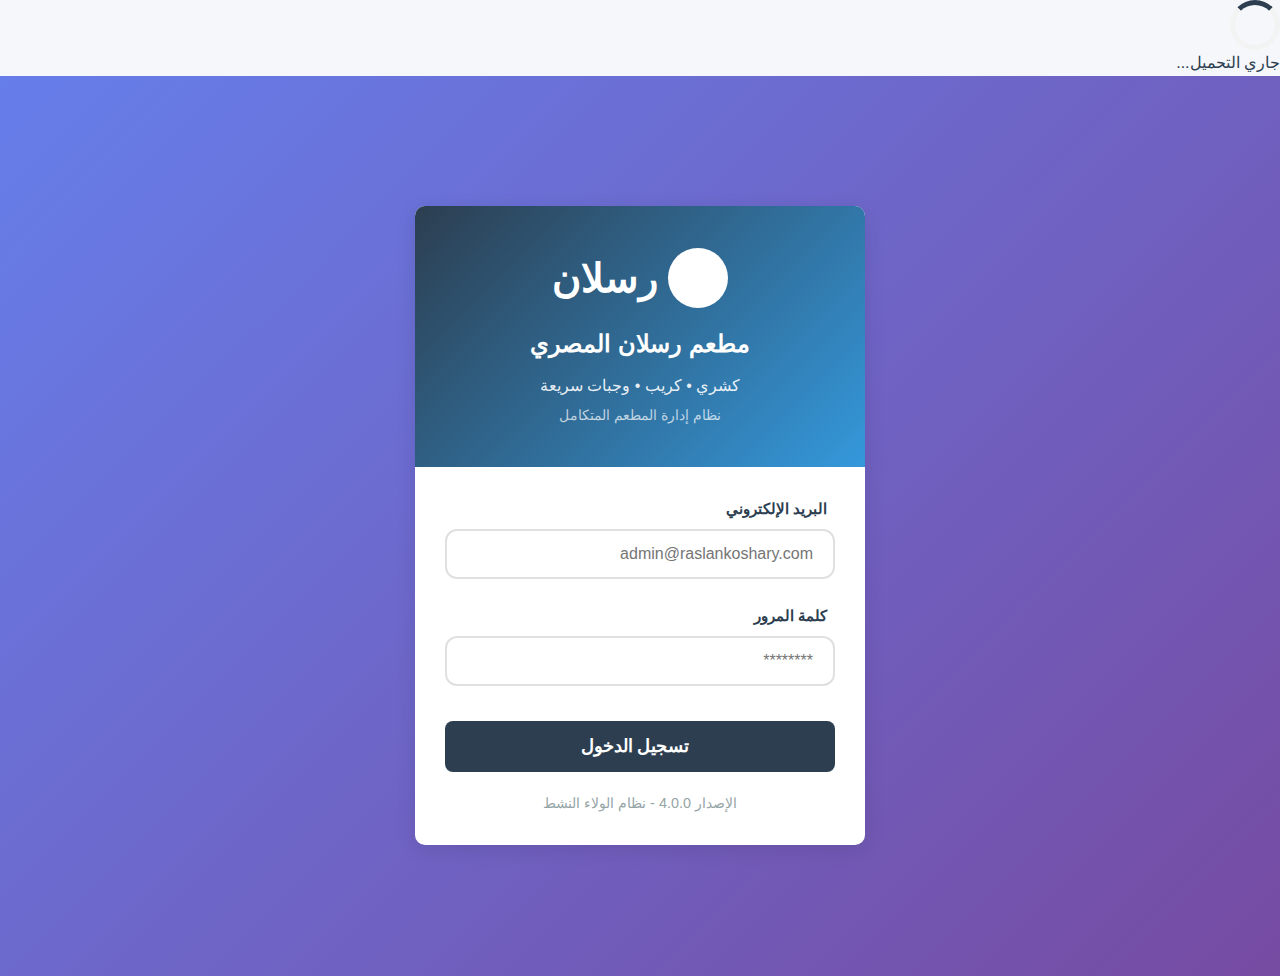
<file: dashboard/dboard.html>
<!DOCTYPE html>
<html lang="ar" dir="rtl">
<head>
    <meta charset="UTF-8">
    <meta name="viewport" content="width=device-width, initial-scale=1.0">
    <title>إدارة مطعم رسلان المصري | كشري وكريب</title>
    <link rel="stylesheet" href="style.css">
    <link rel="stylesheet" href="https://cdnjs.cloudflare.com/ajax/libs/font-awesome/6.4.0/css/all.min.css">
    <link rel="stylesheet" href="https://cdn.jsdelivr.net/npm/bootstrap-icons@1.11.1/font/bootstrap-icons.css">
    <!-- إضافة هذه السمات إلى ملف HTML الرئيسي -->

<!-- داخل head -->
 <link rel="icon" href="https://dl.dropboxusercontent.com/scl/fi/3wxmcrpin4801l00fzpop/favicon.png?rlkey=eg10mnljj2r5sad2rtnicx8q6&st=lr4ya4du" type="image/png"></head>
<meta name="viewport" content="width=device-width, initial-scale=1.0, maximum-scale=5.0, user-scalable=yes">
<meta name="theme-color" content="#2c3e50">
<meta name="mobile-web-app-capable" content="yes">
<meta name="apple-mobile-web-app-capable" content="yes">
<meta name="apple-mobile-web-app-status-bar-style" content="black-translucent">

<!-- إضافة وصف للشاشات المختلفة -->
<meta name="description" content="نظام إدارة مطعم رسلان - إدارة كاملة للطلبات والعملاء والمنتجات">
<meta name="keywords" content="مطعم, إدارة, طلبات, عملاء, منتجات, تقارير">

<!-- الأيقونات للشاشات المختلفة -->
<link rel="icon" href="/favicon.ico" type="image/x-icon">
<link rel="apple-touch-icon" href="/apple-touch-icon.png">
<link rel="manifest" href="/manifest.json">

<!-- داخل body -->
<div id="loading" class="preload">
    <div class="spinner"></div>
    <p>جاري التحميل...</p>
</div>

<!-- إضافة طبقة للشاشات الصغيرة -->
<div class="mobile-overlay" onclick="toggleSidebar()"></div>
</head>
<body>
    <!-- صفحة تسجيل الدخول -->
    <div id="loginPage" class="page active">
        <div class="login-container">
            <div class="login-box">
                <!-- شعار المطعم -->
                <div class="logo-section">
                    <div class="logo">
                        <i class="fas fa-utensils"></i>
                        <span>رسلان</span>
                    </div>
                    <h1>مطعم رسلان المصري</h1>
                    <p class="subtitle">كشري • كريب • وجبات سريعة</p>
                    <p class="tagline">نظام إدارة المطعم المتكامل</p>
                </div>

                <!-- نموذج تسجيل الدخول -->
                <form id="loginForm" class="login-form">
                    <div class="input-group">
                        <label for="email">
                            <i class="fas fa-envelope"></i>
                            البريد الإلكتروني
                        </label>
                        <input type="email" id="email" placeholder="admin@raslankoshary.com" required>
                    </div>

                    <div class="input-group">
                        <label for="password">
                            <i class="fas fa-lock"></i>
                            كلمة المرور
                        </label>
                        <div class="password-wrapper">
                            <input type="password" id="password" placeholder="********" required>
                            <button type="button" class="toggle-password" onclick="togglePassword()">
                                <i class="fas fa-eye"></i>
                            </button>
                        </div>
                    </div>

                    <button type="submit" class="btn btn-primary btn-login">
                        <i class="fas fa-sign-in-alt"></i>
                        تسجيل الدخول
                    </button>

                    <div class="login-footer">
                        <div class="alert" id="loginAlert"></div>
                        <p class="version">الإصدار 4.0.0 - نظام الولاء النشط</p>
                    </div>
                </form>
            </div>
        </div>
    </div>

    <!-- لوحة التحكم الرئيسية -->
    <div id="dashboardPage" class="page">
        <!-- الشريط العلوي -->
        <nav class="navbar">
            <div class="nav-left">
                <button class="sidebar-toggle" onclick="toggleSidebar()">
                    <i class="fas fa-bars"></i>
                </button>
                <div class="logo-small">
                    <i class="fas fa-utensils"></i>
                    <span>رسلان</span>
                </div>
            </div>

            <div class="nav-center">
                <h1>لوحة تحكم إدارة المطعم</h1>
                <div class="status-indicator">
                    <span class="dot online"></span>
                    <span>متصل بالنظام</span>
                </div>
            </div>

            <div class="nav-right">
                <button class="btn-notification" onclick="showNotifications()">
                    <i class="fas fa-bell"></i>
                    <span class="badge">3</span>
                </button>
                
                <div class="user-menu" onclick="toggleUserMenu()">
                    <div class="user-avatar">
                        <i class="fas fa-user-circle"></i>
                    </div>
                    <div class="user-info">
                        <span class="user-name" id="userName">مدير النظام</span>
                        <span class="user-role">مسؤول رئيسي</span>
                    </div>
                    <i class="fas fa-chevron-down"></i>
                    
                    <!-- قائمة المستخدم -->
                    <div class="dropdown-menu" id="userDropdown">
                        <a href="#" onclick="showProfile()">
                            <i class="fas fa-user"></i>
                            الملف الشخصي
                        </a>
                        <a href="#" onclick="showSettings()">
                            <i class="fas fa-cog"></i>
                            الإعدادات
                        </a>
                        <div class="divider"></div>
                        <a href="#" onclick="logout()" class="logout-btn">
                            <i class="fas fa-sign-out-alt"></i>
                            تسجيل الخروج
                        </a>
                    </div>
                </div>
            </div>
        </nav>

        <!-- الشريط الجانبي -->
        <aside class="sidebar" id="sidebar">
            <div class="sidebar-header">
                <h3><i class="fas fa-sliders-h"></i> القوائم الرئيسية</h3>
                <button class="sidebar-close" onclick="toggleSidebar()">
                    <i class="fas fa-times"></i>
                </button>
            </div>

            <div class="sidebar-menu">
                <a href="#" class="menu-item active" onclick="window.showDashboard ? window.showDashboard() : loadDashboard()">
                    <i class="fas fa-tachometer-alt"></i>
                    <span>لوحة التحكم</span>
                </a>

                <a href="#" class="menu-item" onclick="showOrders()">
                    <i class="fas fa-shopping-cart"></i>
                    <span>الطلبات</span>
                    <span class="badge">5</span>
                </a>

                <a href="#" class="menu-item" onclick="showClients()">
                    <i class="fas fa-users"></i>
                    <span>العملاء</span>
                    <span class="badge">13</span>
                </a>

                <a href="#" class="menu-item" onclick="showProducts()">
                    <i class="fas fa-hamburger"></i>
                    <span>المنتجات</span>
                    <span class="badge">97</span>
                </a>

                <a href="#" class="menu-item" onclick="showCategories()">
                    <i class="fas fa-tags"></i>
                    <span>التصنيفات</span>
                </a>

                <a href="#" class="menu-item" onclick="showAreas()">
                    <i class="fas fa-map-marker-alt"></i>
                    <span>المناطق</span>
                </a>

                <a href="#" class="menu-item" onclick="showReports()">
                    <i class="fas fa-chart-bar"></i>
                    <span>التقارير</span>
                </a>

                <a href="#" class="menu-item" onclick="showFeedback()">
                    <i class="fas fa-star"></i>
                    <span>التقييمات</span>
                    <span class="badge">1</span>
                </a>

                <div class="sidebar-footer">
                    <div class="system-info">
                        <p><i class="fas fa-server"></i> النظام: نشط</p>
                        <p><i class="fas fa-database"></i> قاعدة البيانات: متصل</p>
                        <p><i class="fas fa-clock"></i> آخر تحديث: <span id="lastUpdate">الآن</span></p>
                    </div>
                </div>
            </div>
        </aside>

        <!-- المحتوى الرئيسي -->
        <main class="main-content" id="mainContent">
            <!-- محتوى لوحة التحكم سيظهر هنا -->
            <div class="content-header">
                <h2><i class="fas fa-tachometer-alt"></i> نظرة عامة على الأداء</h2>
                <button class="btn-refresh" onclick="refreshDashboard()">
                    <i class="fas fa-redo"></i>
                    تحديث البيانات
                </button>
            </div>

            <!-- إحصائيات سريعة -->
            <div class="stats-grid" id="statsContainer">
                <!-- سيتم ملؤها بالبيانات -->
            </div>

            <!-- الطلبات الأخيرة -->
            <div class="card">
                <div class="card-header">
                    <h3><i class="fas fa-clock"></i> الطلبات الأخيرة</h3>
                    <a href="#" onclick="showOrders()" class="view-all">
                        عرض الكل <i class="fas fa-arrow-left"></i>
                    </a>
                </div>
                <div class="card-body">
                    <div class="table-responsive">
                        <table id="recentOrdersTable">
                            <!-- سيتم ملؤها بالبيانات -->
                        </table>
                    </div>
                </div>
            </div>

            <!-- العملاء الجدد -->
            <div class="card">
                <div class="card-header">
                    <h3><i class="fas fa-user-plus"></i> العملاء الجدد</h3>
                    <a href="#" onclick="showClients()" class="view-all">
                        عرض الكل <i class="fas fa-arrow-left"></i>
                    </a>
                </div>
                <div class="card-body">
                    <div class="table-responsive">
                        <table id="recentClientsTable">
                            <!-- سيتم ملؤها بالبيانات -->
                        </table>
                    </div>
                </div>
            </div>
        </main>

        <!-- التنبيهات -->
        <div class="notifications-panel" id="notificationsPanel">
            <div class="notifications-header">
                <h3><i class="fas fa-bell"></i> التنبيهات</h3>
                <button class="btn-close" onclick="hideNotifications()">
                    <i class="fas fa-times"></i>
                </button>
            </div>
            <div class="notifications-body">
                <!-- سيتم ملؤها بالبيانات -->
            </div>
        </div>
    </div>

    <!-- Modal للمنتجات -->
    <div class="modal" id="productModal">
        <div class="modal-content">
            <!-- سيتم ملؤها بالبيانات -->
        </div>
    </div>

    <!-- Loading Spinner -->
    <div class="loading-spinner" id="loadingSpinner">
        <div class="spinner"></div>
        <p>جاري التحميل...</p>
    </div>

    <script src="script.js"></script>
    
</body>
</html>
</file>
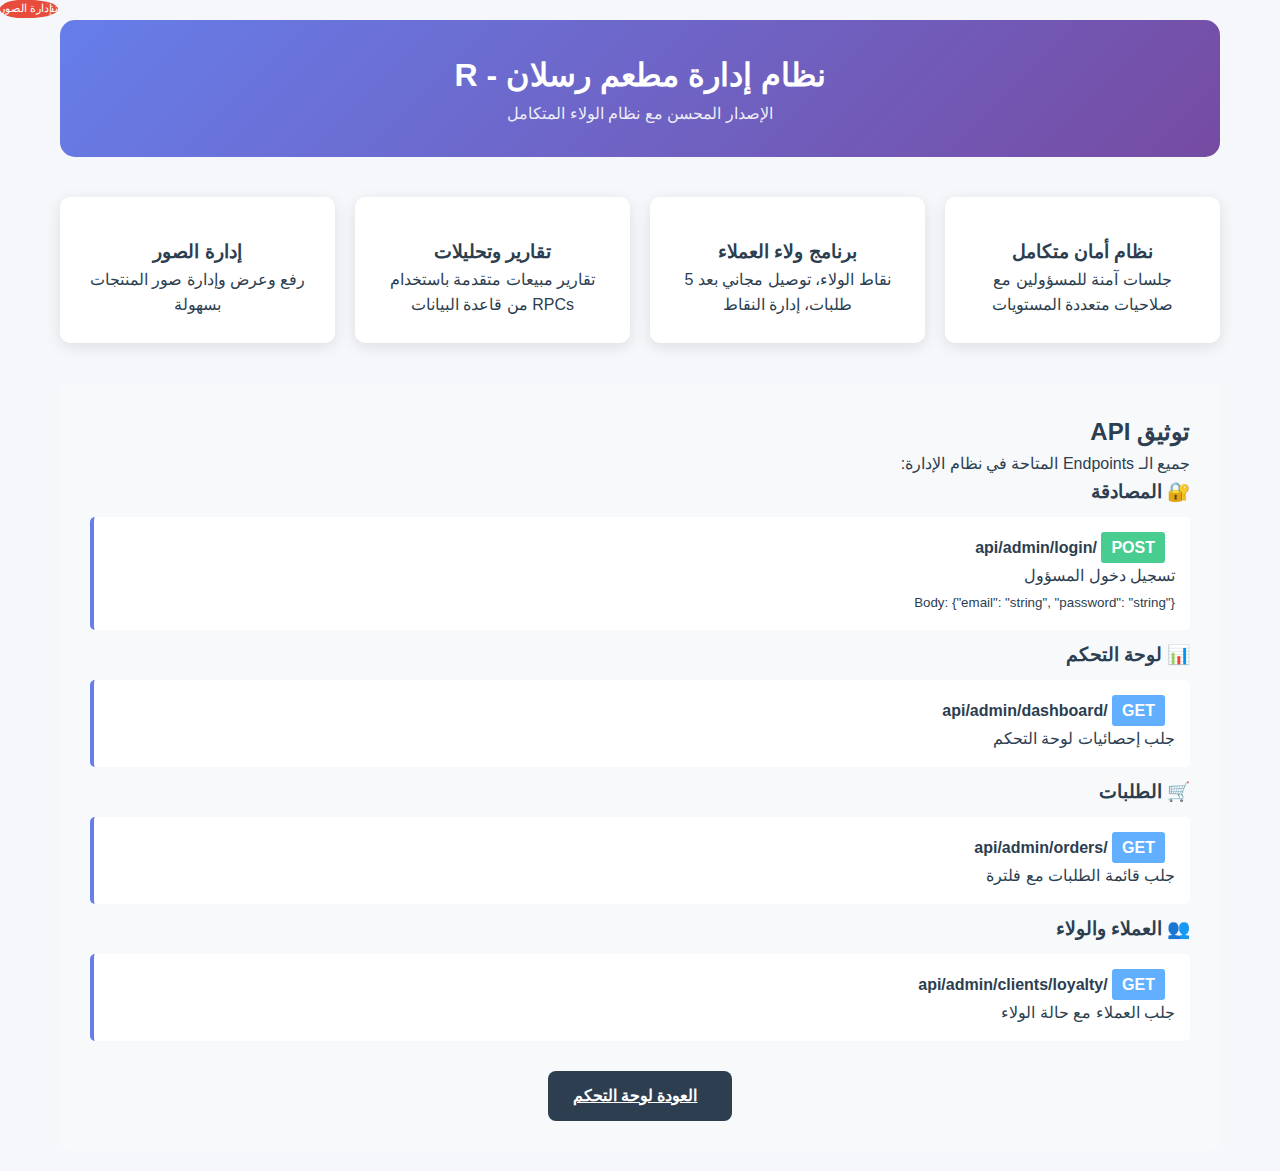
<file: dashboard/r.html>
<!DOCTYPE html>
<html lang="ar" dir="rtl">
<head>
    <meta charset="UTF-8">
    <meta name="viewport" content="width=device-width, initial-scale=1.0">
    <title>R - نظام إدارة مطعم رسلان</title>
    <link rel="stylesheet" href="style.css">
    <style>
        .r-container {
            padding: 20px;
            max-width: 1200px;
            margin: 0 auto;
        }
        
        .r-header {
            text-align: center;
            margin-bottom: 40px;
            padding: 30px;
            background: linear-gradient(135deg, #667eea 0%, #764ba2 100%);
            color: white;
            border-radius: 15px;
        }
        
        .r-features {
            display: grid;
            grid-template-columns: repeat(auto-fit, minmax(250px, 1fr));
            gap: 20px;
            margin-bottom: 40px;
        }
        
        .feature-card {
            background: white;
            padding: 25px;
            border-radius: 10px;
            box-shadow: 0 4px 15px rgba(0,0,0,0.1);
            text-align: center;
            transition: transform 0.3s;
        }
        
        .feature-card:hover {
            transform: translateY(-5px);
        }
        
        .feature-icon {
            font-size: 3rem;
            color: #667eea;
            margin-bottom: 15px;
        }
        
        .api-docs {
            background: #f8f9fa;
            padding: 30px;
            border-radius: 10px;
            margin-top: 30px;
        }
        
        .endpoint {
            background: white;
            padding: 15px;
            margin: 10px 0;
            border-radius: 5px;
            border-left: 4px solid #667eea;
        }
        
        .method {
            display: inline-block;
            padding: 3px 10px;
            border-radius: 3px;
            font-weight: bold;
            margin-right: 10px;
        }
        
        .method.get { background: #61affe; color: white; }
        .method.post { background: #49cc90; color: white; }
        .method.put { background: #fca130; color: white; }
        .method.delete { background: #f93e3e; color: white; }
        .method.patch { background: #50e3c2; color: white; }
    </style>
</head>
<body class="r-page">
    <div class="r-container">
        <div class="r-header">
            <h1><i class="fas fa-crown"></i> نظام إدارة مطعم رسلان - R</h1>
            <p class="subtitle">الإصدار المحسن مع نظام الولاء المتكامل</p>
            <div class="badges">
                <span class="badge">API متكامل</span>
                <span class="badge">نظام ولاء</span>
                <span class="badge">تقارير RPCs</span>
                <span class="badge">إدارة الصور</span>
            </div>
        </div>
        
        <div class="r-features">
            <div class="feature-card">
                <div class="feature-icon">
                    <i class="fas fa-user-shield"></i>
                </div>
                <h3>نظام أمان متكامل</h3>
                <p>جلسات آمنة للمسؤولين مع صلاحيات متعددة المستويات</p>
            </div>
            
            <div class="feature-card">
                <div class="feature-icon">
                    <i class="fas fa-star"></i>
                </div>
                <h3>برنامج ولاء العملاء</h3>
                <p>نقاط الولاء، توصيل مجاني بعد 5 طلبات، إدارة النقاط</p>
            </div>
            
            <div class="feature-card">
                <div class="feature-icon">
                    <i class="fas fa-chart-line"></i>
                </div>
                <h3>تقارير وتحليلات</h3>
                <p>تقارير مبيعات متقدمة باستخدام RPCs من قاعدة البيانات</p>
            </div>
            
            <div class="feature-card">
                <div class="feature-icon">
                    <i class="fas fa-images"></i>
                </div>
                <h3>إدارة الصور</h3>
                <p>رفع وعرض وإدارة صور المنتجات بسهولة</p>
            </div>
        </div>
        
        <div class="api-docs">
            <h2><i class="fas fa-code"></i> توثيق API</h2>
            <p>جميع الـ Endpoints المتاحة في نظام الإدارة:</p>
            
            <h3>🔐 المصادقة</h3>
            <div class="endpoint">
                <span class="method post">POST</span>
                <strong>/api/admin/login</strong>
                <p>تسجيل دخول المسؤول</p>
                <small>Body: {"email": "string", "password": "string"}</small>
            </div>
            
            <h3>📊 لوحة التحكم</h3>
            <div class="endpoint">
                <span class="method get">GET</span>
                <strong>/api/admin/dashboard</strong>
                <p>جلب إحصائيات لوحة التحكم</p>
            </div>
            
            <h3>🛒 الطلبات</h3>
            <div class="endpoint">
                <span class="method get">GET</span>
                <strong>/api/admin/orders</strong>
                <p>جلب قائمة الطلبات مع فلترة</p>
            </div>
            
            <h3>👥 العملاء والولاء</h3>
            <div class="endpoint">
                <span class="method get">GET</span>
                <strong>/api/admin/clients/loyalty</strong>
                <p>جلب العملاء مع حالة الولاء</p>
            </div>
            
            <div class="text-center" style="margin-top: 30px;">
                <a href="index.html" class="btn btn-primary">
                    <i class="fas fa-arrow-right"></i>
                    العودة لوحة التحكم
                </a>
            </div>
        </div>
    </div>
</body>
</html>
</file>
<file: dashboard/style.css>
/* CSS الأساسي لنظام إدارة مطعم رسلان */

/* Reset & Base Styles */
* {
    margin: 0;
    padding: 0;
    box-sizing: border-box;
}

:root {
    --primary-color: #2c3e50;
    --primary-light: #3498db;
    --secondary-color: #27ae60;
    --warning-color: #f39c12;
    --danger-color: #e74c3c;
    --light-color: #ecf0f1;
    --dark-color: #2c3e50;
    --gray-color: #95a5a6;
    --shadow: 0 4px 20px rgba(0, 0, 0, 0.1);
    --radius: 10px;
    --transition: all 0.3s ease;
}

body {
    font-family: 'Segoe UI', 'Cairo', sans-serif;
    background: #f5f7fa;
    color: var(--dark-color);
    direction: rtl;
    line-height: 1.6;
}

/* الصفحات */
.page {
    display: none;
    min-height: 100vh;
}

.page.active {
    display: block;
}

/* صفحة تسجيل الدخول */
.login-container {
    min-height: 100vh;
    display: flex;
    align-items: center;
    justify-content: center;
    background: linear-gradient(135deg, #667eea 0%, #764ba2 100%);
    padding: 20px;
}

.login-box {
    background: white;
    border-radius: var(--radius);
    box-shadow: var(--shadow);
    width: 100%;
    max-width: 450px;
    overflow: hidden;
}

.logo-section {
    background: linear-gradient(135deg, var(--primary-color), var(--primary-light));
    color: white;
    padding: 40px 30px;
    text-align: center;
}

.logo {
    font-size: 3rem;
    margin-bottom: 15px;
    display: flex;
    align-items: center;
    justify-content: center;
    gap: 10px;
}

.logo i {
    background: white;
    color: var(--primary-color);
    width: 60px;
    height: 60px;
    border-radius: 50%;
    display: flex;
    align-items: center;
    justify-content: center;
}

.logo span {
    font-size: 2.5rem;
    font-weight: bold;
}

.logo-section h1 {
    font-size: 1.5rem;
    margin: 10px 0;
}

.subtitle {
    color: rgba(255, 255, 255, 0.9);
    font-size: 1rem;
}

.tagline {
    color: rgba(255, 255, 255, 0.7);
    font-size: 0.9rem;
    margin-top: 5px;
}

.login-form {
    padding: 30px;
}

.input-group {
    margin-bottom: 20px;
}

.input-group label {
    display: block;
    margin-bottom: 8px;
    color: var(--dark-color);
    font-weight: 500;
    display: flex;
    align-items: center;
    gap: 8px;
}

.input-group input {
    width: 100%;
    padding: 12px 15px;
    border: 2px solid #e0e0e0;
    border-radius: 8px;
    font-size: 1rem;
    transition: var(--transition);
}

.input-group input:focus {
    border-color: var(--primary-light);
    outline: none;
}

.password-wrapper {
    position: relative;
}

.toggle-password {
    position: absolute;
    left: 15px;
    top: 50%;
    transform: translateY(-50%);
    background: none;
    border: none;
    color: var(--gray-color);
    cursor: pointer;
    font-size: 1.1rem;
}

/* الأزرار */
.btn {
    padding: 12px 25px;
    border: none;
    border-radius: 8px;
    font-size: 1rem;
    font-weight: 600;
    cursor: pointer;
    display: inline-flex;
    align-items: center;
    justify-content: center;
    gap: 10px;
    transition: var(--transition);
}

.btn-primary {
    background: var(--primary-color);
    color: white;
}

.btn-primary:hover {
    background: var(--primary-light);
    transform: translateY(-2px);
}

.btn-login {
    width: 100%;
    margin-top: 10px;
    font-size: 1.1rem;
    padding: 15px;
}

.login-footer {
    margin-top: 20px;
    text-align: center;
}

.alert {
    padding: 12px;
    border-radius: 6px;
    margin-bottom: 15px;
    display: none;
}

.alert.success {
    background: #d4edda;
    color: #155724;
    border: 1px solid #c3e6cb;
    display: block;
}

.alert.error {
    background: #f8d7da;
    color: #721c24;
    border: 1px solid #f5c6cb;
    display: block;
}

.version {
    color: var(--gray-color);
    font-size: 0.9rem;
    margin-top: 10px;
}

/* Navbar */
.navbar {
    background: white;
    box-shadow: 0 2px 10px rgba(0, 0, 0, 0.1);
    padding: 0 25px;
    height: 70px;
    display: flex;
    align-items: center;
    justify-content: space-between;
    position: fixed;
    top: 0;
    right: 0;
    left: 0;
    z-index: 1000;
}

.nav-left, .nav-center, .nav-right {
    display: flex;
    align-items: center;
    gap: 15px;
}

.sidebar-toggle {
    background: none;
    border: none;
    font-size: 1.3rem;
    color: var(--dark-color);
    cursor: pointer;
    padding: 8px;
    border-radius: 6px;
    transition: var(--transition);
}

.sidebar-toggle:hover {
    background: var(--light-color);
}

.logo-small {
    display: flex;
    align-items: center;
    gap: 8px;
    font-weight: bold;
    font-size: 1.2rem;
    color: var(--primary-color);
}

.nav-center h1 {
    font-size: 1.2rem;
    color: var(--dark-color);
}

.status-indicator {
    display: flex;
    align-items: center;
    gap: 8px;
    color: var(--gray-color);
    font-size: 0.9rem;
}

.dot {
    width: 8px;
    height: 8px;
    border-radius: 50%;
}

.dot.online {
    background: var(--secondary-color);
    animation: pulse 2s infinite;
}

@keyframes pulse {
    0% { opacity: 1; }
    50% { opacity: 0.5; }
    100% { opacity: 1; }
}

.btn-notification {
    position: relative;
    background: none;
    border: none;
    font-size: 1.2rem;
    color: var(--dark-color);
    cursor: pointer;
    padding: 8px;
    border-radius: 50%;
    transition: var(--transition);
}

.btn-notification:hover {
    background: var(--light-color);
}

.badge {
    position: absolute;
    top: 0;
    left: 0;
    background: var(--danger-color);
    color: white;
    font-size: 0.7rem;
    min-width: 18px;
    height: 18px;
    border-radius: 50%;
    display: flex;
    align-items: center;
    justify-content: center;
}

.user-menu {
    position: relative;
    display: flex;
    align-items: center;
    gap: 12px;
    padding: 8px 12px;
    border-radius: 8px;
    cursor: pointer;
    transition: var(--transition);
}

.user-menu:hover {
    background: var(--light-color);
}

.user-avatar {
    font-size: 2rem;
    color: var(--primary-color);
}

.user-info {
    display: flex;
    flex-direction: column;
}

.user-name {
    font-weight: 600;
    font-size: 0.95rem;
}

.user-role {
    font-size: 0.85rem;
    color: var(--gray-color);
}

.dropdown-menu {
    position: absolute;
    top: 100%;
    left: 0;
    background: white;
    box-shadow: var(--shadow);
    border-radius: 8px;
    min-width: 200px;
    display: none;
    z-index: 1001;
}

.user-menu:hover .dropdown-menu {
    display: block;
}

.dropdown-menu a {
    display: flex;
    align-items: center;
    gap: 10px;
    padding: 12px 15px;
    color: var(--dark-color);
    text-decoration: none;
    transition: var(--transition);
    border-bottom: 1px solid #f0f0f0;
}

.dropdown-menu a:hover {
    background: var(--light-color);
}

.dropdown-menu a:last-child {
    border-bottom: none;
}

.logout-btn {
    color: var(--danger-color) !important;
}

.divider {
    height: 1px;
    background: #f0f0f0;
    margin: 5px 0;
}

/* Sidebar */
.sidebar {
    position: fixed;
    top: 70px;
    right: 0;
    bottom: 0;
    width: 250px;
    background: white;
    box-shadow: 2px 0 10px rgba(0, 0, 0, 0.1);
    transition: var(--transition);
    z-index: 999;
    transform: translateX(0);
}

.sidebar.collapsed {
    transform: translateX(100%);
}

.sidebar-header {
    padding: 20px;
    border-bottom: 1px solid #f0f0f0;
    display: flex;
    align-items: center;
    justify-content: space-between;
}

.sidebar-header h3 {
    font-size: 1rem;
    color: var(--dark-color);
    display: flex;
    align-items: center;
    gap: 10px;
}

.sidebar-close {
    background: none;
    border: none;
    font-size: 1.2rem;
    color: var(--gray-color);
    cursor: pointer;
    padding: 5px;
    border-radius: 4px;
    transition: var(--transition);
}

.sidebar-close:hover {
    background: var(--light-color);
}

.sidebar-menu {
    padding: 20px 0;
}

.menu-item {
    display: flex;
    align-items: center;
    gap: 15px;
    padding: 15px 20px;
    color: var(--dark-color);
    text-decoration: none;
    transition: var(--transition);
    border-right: 4px solid transparent;
}

.menu-item:hover {
    background: var(--light-color);
    border-right-color: var(--primary-light);
}

.menu-item.active {
    background: #e3f2fd;
    border-right-color: var(--primary-color);
    color: var(--primary-color);
    font-weight: 600;
}

.menu-item .badge {
    position: static;
    margin-right: auto;
}

.sidebar-footer {
    position: absolute;
    bottom: 0;
    left: 0;
    right: 0;
    padding: 20px;
    border-top: 1px solid #f0f0f0;
    background: white;
}

.system-info p {
    font-size: 0.85rem;
    color: var(--gray-color);
    margin-bottom: 8px;
    display: flex;
    align-items: center;
    gap: 8px;
}

/* Main Content */
.main-content {
    margin-top: 70px;
    margin-right: 250px;
    padding: 25px;
    transition: var(--transition);
}

.main-content.expanded {
    margin-right: 0;
}

.content-header {
    display: flex;
    align-items: center;
    justify-content: space-between;
    margin-bottom: 25px;
}

.content-header h2 {
    display: flex;
    align-items: center;
    gap: 10px;
    font-size: 1.5rem;
}

.btn-refresh {
    background: var(--light-color);
    color: var(--dark-color);
    border: none;
    padding: 10px 20px;
    border-radius: 6px;
    cursor: pointer;
    display: flex;
    align-items: center;
    gap: 8px;
    transition: var(--transition);
}

.btn-refresh:hover {
    background: #ddd;
}

/* Stats Grid */
.stats-grid {
    display: grid;
    grid-template-columns: repeat(auto-fit, minmax(250px, 1fr));
    gap: 20px;
    margin-bottom: 30px;
}

.stat-card {
    background: white;
    border-radius: var(--radius);
    padding: 25px;
    box-shadow: var(--shadow);
    transition: var(--transition);
}

.stat-card:hover {
    transform: translateY(-5px);
}

.stat-header {
    display: flex;
    align-items: center;
    justify-content: space-between;
    margin-bottom: 15px;
}

.stat-icon {
    width: 50px;
    height: 50px;
    border-radius: 12px;
    display: flex;
    align-items: center;
    justify-content: center;
    font-size: 1.5rem;
}

.stat-icon.orders { background: #e3f2fd; color: var(--primary-light); }
.stat-icon.revenue { background: #e8f5e9; color: var(--secondary-color); }
.stat-icon.pending { background: #fff3e0; color: var(--warning-color); }
.stat-icon.clients { background: #f3e5f5; color: #9c27b0; }

.stat-value {
    font-size: 2rem;
    font-weight: bold;
    color: var(--dark-color);
    margin: 10px 0;
}

.stat-label {
    color: var(--gray-color);
    font-size: 0.95rem;
}

.stat-trend {
    display: flex;
    align-items: center;
    gap: 5px;
    font-size: 0.9rem;
    margin-top: 10px;
}

.trend-up { color: var(--secondary-color); }
.trend-down { color: var(--danger-color); }

/* Cards */
.card {
    background: white;
    border-radius: var(--radius);
    box-shadow: var(--shadow);
    margin-bottom: 25px;
    overflow: hidden;
}

.card-header {
    padding: 20px;
    border-bottom: 1px solid #f0f0f0;
    display: flex;
    align-items: center;
    justify-content: space-between;
}

.card-header h3 {
    display: flex;
    align-items: center;
    gap: 10px;
    font-size: 1.2rem;
}

.view-all {
    color: var(--primary-light);
    text-decoration: none;
    font-size: 0.95rem;
    display: flex;
    align-items: center;
    gap: 5px;
    transition: var(--transition);
}

.view-all:hover {
    color: var(--primary-color);
}

.card-body {
    padding: 20px;
}

/* Tables */
.table-responsive {
    overflow-x: auto;
}

table {
    width: 100%;
    border-collapse: collapse;
}

table th {
    background: #f8f9fa;
    padding: 12px 15px;
    text-align: right;
    font-weight: 600;
    color: var(--dark-color);
    border-bottom: 2px solid #e0e0e0;
}

table td {
    padding: 12px 15px;
    border-bottom: 1px solid #f0f0f0;
}

table tr:hover {
    background: #f8f9fa;
}

.status-badge {
    padding: 4px 10px;
    border-radius: 20px;
    font-size: 0.85rem;
    font-weight: 500;
    display: inline-block;
}

.status-pending { background: #fff3e0; color: #f57c00; }
.status-processing { background: #e3f2fd; color: #1976d2; }
.status-delivered { background: #e8f5e9; color: #388e3c; }
.status-canceled { background: #ffebee; color: #d32f2f; }

/* Notifications Panel */
.notifications-panel {
    position: fixed;
    top: 70px;
    left: 20px;
    width: 350px;
    background: white;
    box-shadow: var(--shadow);
    border-radius: var(--radius);
    display: none;
    z-index: 1002;
}

.notifications-header {
    padding: 15px 20px;
    border-bottom: 1px solid #f0f0f0;
    display: flex;
    align-items: center;
    justify-content: space-between;
}

.btn-close {
    background: none;
    border: none;
    font-size: 1.2rem;
    color: var(--gray-color);
    cursor: pointer;
    padding: 5px;
    border-radius: 4px;
    transition: var(--transition);
}

.btn-close:hover {
    background: var(--light-color);
}

.notifications-body {
    padding: 20px;
    max-height: 400px;
    overflow-y: auto;
}

.notification-item {
    padding: 15px;
    border-bottom: 1px solid #f0f0f0;
    display: flex;
    gap: 15px;
    transition: var(--transition);
}

.notification-item:hover {
    background: #f8f9fa;
}

.notification-item:last-child {
    border-bottom: none;
}

.notification-icon {
    width: 40px;
    height: 40px;
    border-radius: 50%;
    display: flex;
    align-items: center;
    justify-content: center;
    font-size: 1.2rem;
}

.notification-icon.info { background: #e3f2fd; color: var(--primary-light); }
.notification-icon.success { background: #e8f5e9; color: var(--secondary-color); }
.notification-icon.warning { background: #fff3e0; color: var(--warning-color); }
.notification-icon.danger { background: #ffebee; color: var(--danger-color); }

.notification-content h4 {
    font-size: 0.95rem;
    margin-bottom: 5px;
}

.notification-content p {
    font-size: 0.85rem;
    color: var(--gray-color);
    margin-bottom: 5px;
}

.notification-time {
    font-size: 0.8rem;
    color: #aaa;
}

/* Modal */
.modal {
    position: fixed;
    top: 0;
    right: 0;
    bottom: 0;
    left: 0;
    background: rgba(0, 0, 0, 0.5);
    display: none;
    align-items: center;
    justify-content: center;
    z-index: 1100;
}

.modal.active {
    display: flex;
}

.modal-content {
    background: white;
    border-radius: var(--radius);
    width: 90%;
    max-width: 600px;
    max-height: 90vh;
    overflow-y: auto;
    animation: modalSlideIn 0.3s ease;
}

@keyframes modalSlideIn {
    from {
        transform: translateY(-30px);
        opacity: 0;
    }
    to {
        transform: translateY(0);
        opacity: 1;
    }
}

/* Loading Spinner */
.loading-spinner {
    position: fixed;
    top: 0;
    right: 0;
    bottom: 0;
    left: 0;
    background: rgba(255, 255, 255, 0.9);
    display: none;
    flex-direction: column;
    align-items: center;
    justify-content: center;
    z-index: 1200;
}

.loading-spinner.active {
    display: flex;
}

.spinner {
    width: 50px;
    height: 50px;
    border: 5px solid #f3f3f3;
    border-top: 5px solid var(--primary-color);
    border-radius: 50%;
    animation: spin 1s linear infinite;
}

@keyframes spin {
    0% { transform: rotate(0deg); }
    100% { transform: rotate(360deg); }
}

.loading-spinner p {
    margin-top: 15px;
    color: var(--dark-color);
    font-size: 1.1rem;
}

/* Responsive Design */
@media (max-width: 992px) {
    .main-content {
        margin-right: 0;
        padding: 20px 15px;
    }
    
    .sidebar {
        transform: translateX(100%);
    }
    
    .sidebar.active {
        transform: translateX(0);
    }
    
    .nav-center h1 {
        display: none;
    }
}

@media (max-width: 768px) {
    .stats-grid {
        grid-template-columns: 1fr;
    }
    
    .content-header {
        flex-direction: column;
        align-items: flex-start;
        gap: 15px;
    }
    
    .notifications-panel {
        width: calc(100% - 40px);
        left: 20px;
        right: 20px;
    }
    
    .navbar {
        padding: 0 15px;
    }
    
    .user-info {
        display: none;
    }
}

/* Utility Classes */
.text-center { text-align: center; }
.mb-20 { margin-bottom: 20px; }
.mt-20 { margin-top: 20px; }
.p-20 { padding: 20px; }

/* RTL Specific */
[dir="rtl"] .sidebar {
    right: auto;
    left: 0;
    transform: translateX(-100%);
}

[dir="rtl"] .sidebar.active {
    transform: translateX(0);
}

[dir="rtl"] .main-content {
    margin-right: 0;
    margin-left: 250px;
}

[dir="rtl"] .main-content.expanded {
    margin-left: 0;
}

[dir="rtl"] .notifications-panel {
    left: auto;
    right: 20px;
}
/* أنماط إضافية للجزء الثاني */

/* Modal */
.modal-content {
    background: white;
    border-radius: var(--radius);
    width: 90%;
    max-width: 800px;
    max-height: 90vh;
    overflow-y: auto;
    animation: modalSlideIn 0.3s ease;
}

.modal-header {
    padding: 20px;
    border-bottom: 1px solid #f0f0f0;
    display: flex;
    align-items: center;
    justify-content: space-between;
}

.modal-header h3 {
    margin: 0;
    display: flex;
    align-items: center;
    gap: 10px;
}

.modal-body {
    padding: 20px;
}

.modal-footer {
    padding: 20px;
    border-top: 1px solid #f0f0f0;
    display: flex;
    justify-content: flex-end;
    gap: 10px;
}

/* Order Details */
.order-details {
    display: flex;
    flex-direction: column;
    gap: 25px;
}

.detail-section h4 {
    margin-bottom: 15px;
    color: var(--primary-color);
    display: flex;
    align-items: center;
    gap: 10px;
}

.detail-grid {
    display: grid;
    grid-template-columns: repeat(auto-fit, minmax(200px, 1fr));
    gap: 15px;
}

.detail-item {
    background: #f8f9fa;
    padding: 12px 15px;
    border-radius: 8px;
}

.detail-item label {
    display: block;
    font-weight: 600;
    color: var(--dark-color);
    margin-bottom: 5px;
}

.detail-item span {
    color: var(--gray-color);
}

/* Order Items Table */
.order-items-table {
    width: 100%;
    border-collapse: collapse;
    margin-top: 10px;
}

.order-items-table th {
    background: var(--light-color);
    padding: 12px;
    text-align: right;
    font-weight: 600;
    color: var(--dark-color);
}

.order-items-table td {
    padding: 12px;
    border-bottom: 1px solid #f0f0f0;
}

.order-items-table tfoot td {
    background: #f8f9fa;
    font-weight: 600;
}

.order-items-table .discount {
    color: var(--danger-color);
}

/* Client Profile */
.client-profile {
    display: flex;
    flex-direction: column;
    gap: 25px;
}

.profile-header {
    display: flex;
    align-items: center;
    gap: 20px;
    padding-bottom: 20px;
    border-bottom: 1px solid #f0f0f0;
}

.avatar-large {
    font-size: 4rem;
    color: var(--primary-color);
}

.profile-info h2 {
    margin: 0 0 10px 0;
    color: var(--dark-color);
}

.profile-info p {
    margin: 5px 0;
    color: var(--gray-color);
    display: flex;
    align-items: center;
    gap: 8px;
}

/* Loyalty Card */
.loyalty-card {
    background: linear-gradient(135deg, #667eea 0%, #764ba2 100%);
    color: white;
    padding: 25px;
    border-radius: var(--radius);
}

.loyalty-card h4 {
    margin: 0 0 20px 0;
    display: flex;
    align-items: center;
    gap: 10px;
}

.loyalty-stats {
    display: grid;
    grid-template-columns: repeat(auto-fit, minmax(150px, 1fr));
    gap: 20px;
    margin-bottom: 25px;
}

.stat {
    text-align: center;
    background: rgba(255, 255, 255, 0.1);
    padding: 15px;
    border-radius: 8px;
}

.stat-value {
    font-size: 2rem;
    font-weight: bold;
    margin-bottom: 5px;
}

.stat-label {
    font-size: 0.9rem;
    opacity: 0.9;
}

/* Loyalty Progress */
.loyalty-progress-large {
    background: rgba(255, 255, 255, 0.1);
    padding: 20px;
    border-radius: 8px;
}

.progress-title {
    display: flex;
    justify-content: space-between;
    margin-bottom: 10px;
    font-weight: 600;
}

.progress-bar-large {
    height: 10px;
    background: rgba(255, 255, 255, 0.2);
    border-radius: 5px;
    overflow: hidden;
    margin-bottom: 10px;
}

.progress-fill-large {
    height: 100%;
    background: white;
    border-radius: 5px;
    transition: width 0.3s ease;
}

.progress-info {
    font-size: 0.9rem;
    opacity: 0.9;
}

.progress-info .eligible {
    color: #4caf50;
}

/* Client Orders Summary */
.client-orders h4 {
    margin: 0 0 20px 0;
    color: var(--primary-color);
    display: flex;
    align-items: center;
    gap: 10px;
}

.order-summary {
    display: grid;
    grid-template-columns: repeat(auto-fit, minmax(120px, 1fr));
    gap: 15px;
}

.summary-item {
    text-align: center;
    background: var(--light-color);
    padding: 15px;
    border-radius: 8px;
}

.summary-value {
    font-size: 1.8rem;
    font-weight: bold;
    color: var(--primary-color);
    margin-bottom: 5px;
}

.summary-label {
    font-size: 0.9rem;
    color: var(--gray-color);
}

/* Table Styles for Orders and Clients */
.orders-table th, .clients-table th {
    background: #f8f9fa;
    padding: 15px;
    text-align: right;
    font-weight: 600;
    color: var(--dark-color);
    border-bottom: 2px solid #e0e0e0;
}

.orders-table td, .clients-table td {
    padding: 15px;
    border-bottom: 1px solid #f0f0f0;
    vertical-align: middle;
}

/* Client Avatar */
.client-avatar {
    width: 40px;
    height: 40px;
    border-radius: 50%;
    background: var(--light-color);
    display: flex;
    align-items: center;
    justify-content: center;
    font-size: 1.5rem;
    color: var(--primary-color);
}

.client-name {
    margin-right: 10px;
}

.client-id {
    display: block;
    font-size: 0.8rem;
    color: var(--gray-color);
}

/* Contact Info */
.contact-info .phone {
    display: flex;
    align-items: center;
    gap: 8px;
    color: var(--dark-color);
}

/* Area Badge */
.area-badge {
    display: inline-flex;
    align-items: center;
    gap: 5px;
    background: #e3f2fd;
    color: var(--primary-color);
    padding: 5px 10px;
    border-radius: 20px;
    font-size: 0.9rem;
}

/* Points Display */
.points-display {
    text-align: center;
}

.points-value {
    font-size: 1.8rem;
    font-weight: bold;
    color: var(--primary-color);
}

.points-value.has-points {
    color: #f39c12;
}

/* Loyalty Progress */
.loyalty-progress {
    min-width: 200px;
}

.progress-bar {
    height: 6px;
    background: #f0f0f0;
    border-radius: 3px;
    margin: 5px 0;
    overflow: hidden;
}

.progress-fill {
    height: 100%;
    background: linear-gradient(to right, #3498db, #2ecc71);
    border-radius: 3px;
    text-align: center;
    color: white;
    font-size: 0.7rem;
    line-height: 6px;
}

.loyalty-info {
    display: flex;
    justify-content: space-between;
    align-items: center;
    margin-top: 5px;
}

.loyalty-status {
    font-size: 0.85rem;
    display: flex;
    align-items: center;
    gap: 5px;
}

.loyalty-status.eligible {
    color: var(--secondary-color);
}

.loyalty-status.not-eligible {
    color: var(--primary-light);
}

/* Join Date */
.join-date {
    text-align: center;
}

.join-date small {
    display: block;
    color: var(--gray-color);
    margin-top: 5px;
}

/* Action Buttons */
.action-buttons {
    display: flex;
    gap: 8px;
    justify-content: center;
}

.btn-action {
    width: 35px;
    height: 35px;
    border: none;
    border-radius: 50%;
    display: flex;
    align-items: center;
    justify-content: center;
    cursor: pointer;
    transition: var(--transition);
}

.btn-action:hover {
    transform: scale(1.1);
}

.btn-view {
    background: #e3f2fd;
    color: #1976d2;
}

.btn-edit {
    background: #fff3e0;
    color: #f57c00;
}

.btn-cancel {
    background: #ffebee;
    color: #d32f2f;
}

.btn-status {
    background: var(--primary-color);
    color: white;
    border: none;
    padding: 5px 10px;
    border-radius: 4px;
    font-size: 0.8rem;
    cursor: pointer;
    transition: var(--transition);
}

.btn-status:hover {
    background: var(--primary-light);
}

/* Pagination */
.pagination {
    display: flex;
    justify-content: center;
    align-items: center;
    gap: 20px;
    margin-top: 20px;
    padding: 15px 0;
}

.btn-pagination {
    background: var(--light-color);
    color: var(--dark-color);
    border: none;
    padding: 8px 15px;
    border-radius: 6px;
    cursor: pointer;
    display: flex;
    align-items: center;
    gap: 8px;
    transition: var(--transition);
}

.btn-pagination:hover:not(.disabled) {
    background: #ddd;
}

.btn-pagination.disabled {
    opacity: 0.5;
    cursor: not-allowed;
}

.page-info {
    color: var(--gray-color);
    font-size: 0.9rem;
}

/* Empty State */
.empty-state {
    text-align: center;
    padding: 40px 20px;
    color: var(--gray-color);
}

.empty-state i {
    margin-bottom: 20px;
    opacity: 0.5;
}

.empty-state h3 {
    margin: 10px 0;
    color: var(--dark-color);
}

.empty-state p {
    margin-bottom: 20px;
}

/* Filters and Search */
.header-actions {
    display: flex;
    gap: 15px;
    align-items: center;
}

.filters {
    display: flex;
    gap: 10px;
    align-items: center;
    flex-wrap: wrap;
}

.filter-select, .filter-date, .search-input {
    padding: 8px 12px;
    border: 1px solid #ddd;
    border-radius: 6px;
    font-size: 0.9rem;
}

.search-box {
    display: flex;
    gap: 0;
}

.search-input {
    border-radius: 6px 0 0 6px;
    border-right: none;
    min-width: 250px;
}

.btn-search {
    background: var(--light-color);
    border: 1px solid #ddd;
    border-left: none;
    border-radius: 0 6px 6px 0;
    padding: 8px 15px;
    cursor: pointer;
    color: var(--dark-color);
}

.btn-search:hover {
    background: #ddd;
}

/* Responsive */
@media (max-width: 768px) {
    .modal-content {
        width: 95%;
    }
    
    .header-actions {
        flex-direction: column;
        align-items: stretch;
    }
    
    .filters {
        flex-direction: column;
        align-items: stretch;
    }
    
    .search-input {
        min-width: auto;
    }
    
    .loyalty-stats {
        grid-template-columns: repeat(2, 1fr);
    }
    
    .order-summary {
        grid-template-columns: repeat(2, 1fr);
    }
    
    .detail-grid {
        grid-template-columns: 1fr;
    }
}

/* ===== الأنماط المكملة لنظام إدارة المطعم ===== */

/* 1. تحسينات عامة للواجهة */
:root {
    --primary-gradient: linear-gradient(135deg, #667eea 0%, #764ba2 100%);
    --secondary-gradient: linear-gradient(135deg, #4CAF50 0%, #2E7D32 100%);
    --warning-gradient: linear-gradient(135deg, #FF9800 0%, #F57C00 100%);
    --danger-gradient: linear-gradient(135deg, #f44336 0%, #d32f2f 100%);
    --shadow-lg: 0 10px 40px rgba(0, 0, 0, 0.15);
    --shadow-md: 0 5px 20px rgba(0, 0, 0, 0.1);
    --shadow-sm: 0 2px 10px rgba(0, 0, 0, 0.05);
}

/* 2. تحسين الشريط الجانبي */
.sidebar.active {
    transform: translateX(0) !important;
    box-shadow: var(--shadow-lg);
}

.sidebar-menu {
    padding: 10px 0;
}

.menu-item {
    margin: 5px 15px;
    border-radius: 10px;
    padding: 14px 20px;
    position: relative;
    transition: all 0.3s cubic-bezier(0.4, 0, 0.2, 1);
}

.menu-item::before {
    content: '';
    position: absolute;
    right: -15px;
    top: 50%;
    transform: translateY(-50%);
    width: 4px;
    height: 0;
    background: var(--primary-color);
    border-radius: 2px;
    transition: height 0.3s ease;
}

.menu-item.active::before {
    height: 24px;
}

.menu-item:hover {
    background: linear-gradient(90deg, rgba(52, 152, 219, 0.1) 0%, transparent 100%);
    transform: translateX(-5px);
}

/* 3. تحسين بطاقات الإحصائيات */
.stats-grid {
    display: grid;
    grid-template-columns: repeat(auto-fit, minmax(280px, 1fr));
    gap: 25px;
    margin-bottom: 30px;
}

.stat-card {
    background: white;
    border-radius: 20px;
    padding: 30px;
    box-shadow: var(--shadow-md);
    position: relative;
    overflow: hidden;
    transition: all 0.4s cubic-bezier(0.4, 0, 0.2, 1);
    border: 1px solid rgba(0, 0, 0, 0.05);
}

.stat-card::before {
    content: '';
    position: absolute;
    top: 0;
    right: 0;
    width: 100%;
    height: 5px;
    background: var(--primary-gradient);
    transform: translateX(100%);
    transition: transform 0.4s ease;
}

.stat-card:hover::before {
    transform: translateX(0);
}

.stat-card:hover {
    transform: translateY(-10px);
    box-shadow: var(--shadow-lg);
}

.stat-icon {
    width: 70px;
    height: 70px;
    border-radius: 20px;
    display: flex;
    align-items: center;
    justify-content: center;
    font-size: 2rem;
    margin-bottom: 20px;
    background: linear-gradient(135deg, var(--primary-color), var(--primary-light));
    color: white;
    box-shadow: 0 10px 20px rgba(52, 152, 219, 0.3);
}

.stat-info h3 {
    font-size: 2.8rem;
    font-weight: 800;
    color: var(--dark-color);
    margin: 10px 0;
    background: linear-gradient(135deg, var(--dark-color), var(--primary-color));
    -webkit-background-clip: text;
    -webkit-text-fill-color: transparent;
    background-clip: text;
}

.stat-trend {
    display: inline-flex;
    align-items: center;
    gap: 8px;
    padding: 6px 15px;
    background: rgba(39, 174, 96, 0.1);
    border-radius: 20px;
    font-weight: 600;
    color: var(--secondary-color);
    margin-top: 15px;
}

.stat-trend i {
    animation: bounce 2s infinite;
}

@keyframes bounce {
    0%, 100% { transform: translateY(0); }
    50% { transform: translateY(-3px); }
}

/* 4. تحسين الجداول */
.table-responsive {
    border-radius: 15px;
    overflow: hidden;
    box-shadow: var(--shadow-md);
    background: white;
}

.data-table {
    width: 100%;
    border-collapse: separate;
    border-spacing: 0;
}

.data-table thead {
    background: linear-gradient(135deg, var(--primary-color), var(--primary-light));
}

.data-table th {
    padding: 20px 15px;
    color: white;
    font-weight: 600;
    font-size: 1rem;
    text-transform: uppercase;
    letter-spacing: 0.5px;
    border: none;
}

.data-table tbody tr {
    transition: all 0.3s ease;
}

.data-table tbody tr:nth-child(even) {
    background: rgba(0, 0, 0, 0.02);
}

.data-table tbody tr:hover {
    background: rgba(52, 152, 219, 0.1);
    transform: scale(1.01);
}

.data-table td {
    padding: 18px 15px;
    border-bottom: 1px solid rgba(0, 0, 0, 0.05);
    vertical-align: middle;
}

/* 5. تحسين البطاقات */
.card {
    background: white;
    border-radius: 20px;
    box-shadow: var(--shadow-md);
    margin-bottom: 30px;
    overflow: hidden;
    border: 1px solid rgba(0, 0, 0, 0.05);
    transition: all 0.3s ease;
}

.card:hover {
    box-shadow: var(--shadow-lg);
    transform: translateY(-5px);
}

.card-header {
    background: linear-gradient(135deg, #f8f9fa, #e9ecef);
    padding: 25px 30px;
    border-bottom: 1px solid rgba(0, 0, 0, 0.05);
    display: flex;
    align-items: center;
    justify-content: space-between;
}

.card-header h3 {
    font-size: 1.4rem;
    color: var(--dark-color);
    display: flex;
    align-items: center;
    gap: 12px;
}

.card-body {
    padding: 30px;
}

/* 6. تحسين شارات الحالة */
.status-badge {
    padding: 8px 16px;
    border-radius: 50px;
    font-size: 0.85rem;
    font-weight: 600;
    display: inline-flex;
    align-items: center;
    gap: 6px;
    text-transform: uppercase;
    letter-spacing: 0.5px;
    box-shadow: var(--shadow-sm);
}

.status-badge i {
    font-size: 0.8rem;
}

.status-badge.pending {
    background: linear-gradient(135deg, #fff3e0, #ffe0b2);
    color: #f57c00;
    border: 1px solid #ffcc80;
}

.status-badge.preparing {
    background: linear-gradient(135deg, #e3f2fd, #bbdefb);
    color: #1976d2;
    border: 1px solid #90caf9;
}

.status-badge.on_the_way {
    background: linear-gradient(135deg, #e8f5e9, #c8e6c9);
    color: #388e3c;
    border: 1px solid #a5d6a7;
}

.status-badge.delivered {
    background: linear-gradient(135deg, #f1f8e9, #dcedc8);
    color: #689f38;
    border: 1px solid #9ccc65;
}

.status-badge.canceled {
    background: linear-gradient(135deg, #ffebee, #ffcdd2);
    color: #d32f2f;
    border: 1px solid #ef9a9a;
}

/* 7. تحسين أزرار الإجراءات */
.action-buttons {
    display: flex;
    gap: 8px;
    justify-content: center;
}

.btn-action {
    width: 40px;
    height: 40px;
    border-radius: 12px;
    border: none;
    display: flex;
    align-items: center;
    justify-content: center;
    cursor: pointer;
    transition: all 0.3s cubic-bezier(0.4, 0, 0.2, 1);
    font-size: 1.1rem;
    box-shadow: var(--shadow-sm);
}

.btn-action:hover {
    transform: translateY(-3px) scale(1.1);
    box-shadow: var(--shadow-md);
}

.btn-action:active {
    transform: translateY(-1px) scale(1.05);
}

.btn-action.view {
    background: linear-gradient(135deg, #e3f2fd, #bbdefb);
    color: #1976d2;
}

.btn-action.edit {
    background: linear-gradient(135deg, #fff3e0, #ffe0b2);
    color: #f57c00;
}

.btn-action.delete {
    background: linear-gradient(135deg, #ffebee, #ffcdd2);
    color: #d32f2f;
}

.btn-action.loyalty {
    background: linear-gradient(135deg, #e8f5e9, #c8e6c9);
    color: #388e3c;
}

.btn-action.status {
    background: linear-gradient(135deg, #f3e5f5, #e1bee7);
    color: #7b1fa2;
}

/* 8. تحسين حقول الإدخال والاختيار */
.input-group {
    position: relative;
    margin-bottom: 25px;
}

.input-group label {
    display: block;
    margin-bottom: 8px;
    color: var(--dark-color);
    font-weight: 600;
    font-size: 0.95rem;
    display: flex;
    align-items: center;
    gap: 8px;
}

.input-group input,
.input-group select,
.input-group textarea {
    width: 100%;
    padding: 14px 20px;
    border: 2px solid #e0e0e0;
    border-radius: 12px;
    font-size: 1rem;
    transition: all 0.3s ease;
    background: white;
    color: var(--dark-color);
}

.input-group input:focus,
.input-group select:focus,
.input-group textarea:focus {
    border-color: var(--primary-light);
    box-shadow: 0 0 0 3px rgba(52, 152, 219, 0.1);
    outline: none;
    transform: translateY(-2px);
}

.input-group .toggle-password {
    position: absolute;
    left: 15px;
    top: 42px;
    transform: translateY(-50%);
    background: none;
    border: none;
    color: var(--gray-color);
    cursor: pointer;
    font-size: 1.2rem;
    padding: 5px;
    border-radius: 50%;
    transition: all 0.3s ease;
}

.input-group .toggle-password:hover {
    background: var(--light-color);
    color: var(--primary-color);
}

/* 9. تحسين الـ Modal */
.modal-content {
    background: white;
    border-radius: 25px;
    width: 90%;
    max-width: 900px;
    max-height: 90vh;
    overflow-y: auto;
    box-shadow: var(--shadow-lg);
    animation: modalAppear 0.4s cubic-bezier(0.4, 0, 0.2, 1);
}

@keyframes modalAppear {
    0% {
        opacity: 0;
        transform: translateY(-30px) scale(0.95);
    }
    100% {
        opacity: 1;
        transform: translateY(0) scale(1);
    }
}

.modal-header {
    padding: 30px;
    border-bottom: 1px solid rgba(0, 0, 0, 0.1);
    background: linear-gradient(135deg, #f8f9fa, #e9ecef);
    border-radius: 25px 25px 0 0;
}

.modal-header h2 {
    font-size: 1.8rem;
    color: var(--dark-color);
    display: flex;
    align-items: center;
    gap: 12px;
}

.btn-close {
    background: rgba(0, 0, 0, 0.1);
    border: none;
    width: 40px;
    height: 40px;
    border-radius: 50%;
    display: flex;
    align-items: center;
    justify-content: center;
    cursor: pointer;
    transition: all 0.3s ease;
    color: var(--dark-color);
}

.btn-close:hover {
    background: rgba(0, 0, 0, 0.2);
    transform: rotate(90deg);
}

.modal-body {
    padding: 30px;
}

.modal-footer {
    padding: 30px;
    border-top: 1px solid rgba(0, 0, 0, 0.1);
    display: flex;
    justify-content: flex-end;
    gap: 15px;
    background: #f8f9fa;
    border-radius: 0 0 25px 25px;
}

/* 10. تحسين منتجات الشبكة */
.products-grid {
    display: grid;
    grid-template-columns: repeat(auto-fill, minmax(320px, 1fr));
    gap: 25px;
    margin-top: 20px;
}

.product-card {
    background: white;
    border-radius: 20px;
    overflow: hidden;
    box-shadow: var(--shadow-md);
    transition: all 0.4s cubic-bezier(0.4, 0, 0.2, 1);
    border: 1px solid rgba(0, 0, 0, 0.05);
}

.product-card:hover {
    transform: translateY(-10px) scale(1.02);
    box-shadow: var(--shadow-lg);
}

.product-image {
    height: 200px;
    background: linear-gradient(135deg, #f5f7fa, #c3cfe2);
    position: relative;
    overflow: hidden;
}

.product-image img {
    width: 100%;
    height: 100%;
    object-fit: cover;
    transition: transform 0.6s ease;
}

.product-card:hover .product-image img {
    transform: scale(1.1);
}

.no-image {
    width: 100%;
    height: 100%;
    display: flex;
    align-items: center;
    justify-content: center;
    font-size: 4rem;
    color: rgba(0, 0, 0, 0.2);
}

.product-status {
    position: absolute;
    top: 15px;
    left: 15px;
    padding: 6px 15px;
    border-radius: 20px;
    font-size: 0.8rem;
    font-weight: 600;
    text-transform: uppercase;
    letter-spacing: 0.5px;
    box-shadow: var(--shadow-sm);
}

.product-status.available {
    background: linear-gradient(135deg, #4CAF50, #2E7D32);
    color: white;
}

.product-status.unavailable {
    background: linear-gradient(135deg, #f44336, #d32f2f);
    color: white;
}

.product-info {
    padding: 25px;
}

.product-info h3 {
    font-size: 1.3rem;
    margin-bottom: 10px;
    color: var(--dark-color);
    display: flex;
    align-items: center;
    justify-content: space-between;
}

.product-code {
    font-size: 0.85rem;
    color: var(--gray-color);
    background: #f5f7fa;
    padding: 3px 8px;
    border-radius: 10px;
}

.product-description {
    color: #666;
    font-size: 0.95rem;
    line-height: 1.6;
    margin-bottom: 20px;
    display: -webkit-box;
    -webkit-line-clamp: 2;
    -webkit-box-orient: vertical;
    overflow: hidden;
}

.product-meta {
    display: flex;
    justify-content: space-between;
    align-items: center;
    margin-bottom: 20px;
}

.product-category, .product-price {
    display: flex;
    align-items: center;
    gap: 6px;
    font-size: 0.9rem;
}

.product-category {
    color: var(--primary-color);
    background: rgba(52, 152, 219, 0.1);
    padding: 5px 12px;
    border-radius: 15px;
}

.product-price {
    color: var(--secondary-color);
    font-weight: 600;
    font-size: 1.2rem;
}

.product-actions {
    display: flex;
    gap: 10px;
}

/* 11. تحسين شاشة التقارير */
.reports-grid {
    display: grid;
    grid-template-columns: repeat(auto-fit, minmax(350px, 1fr));
    gap: 25px;
    margin-top: 25px;
}

.report-card {
    background: white;
    border-radius: 20px;
    padding: 25px;
    box-shadow: var(--shadow-md);
    transition: all 0.3s ease;
}

.report-card.large {
    grid-column: span 2;
}

.report-card:hover {
    transform: translateY(-5px);
    box-shadow: var(--shadow-lg);
}

.report-header {
    display: flex;
    justify-content: space-between;
    align-items: center;
    margin-bottom: 25px;
    padding-bottom: 15px;
    border-bottom: 1px solid rgba(0, 0, 0, 0.05);
}

.report-header h3 {
    font-size: 1.3rem;
    color: var(--dark-color);
    display: flex;
    align-items: center;
    gap: 10px;
}

.report-body {
    min-height: 200px;
}

.sales-summary {
    display: grid;
    grid-template-columns: repeat(auto-fit, minmax(150px, 1fr));
    gap: 20px;
}

.summary-row {
    display: contents;
}

.summary-col {
    text-align: center;
    padding: 20px;
    background: #f8f9fa;
    border-radius: 15px;
    transition: all 0.3s ease;
}

.summary-col:hover {
    background: #e9ecef;
    transform: translateY(-3px);
}

.summary-col .label {
    display: block;
    font-size: 0.9rem;
    color: var(--gray-color);
    margin-bottom: 8px;
}

.summary-col .value {
    display: block;
    font-size: 1.8rem;
    font-weight: 700;
    color: var(--dark-color);
}

.chart-placeholder {
    grid-column: 1 / -1;
    background: linear-gradient(135deg, #f5f7fa, #e4e8f0);
    border-radius: 15px;
    padding: 40px;
    text-align: center;
    margin-top: 20px;
}

.chart-placeholder i {
    font-size: 3rem;
    color: var(--primary-color);
    margin-bottom: 15px;
    opacity: 0.5;
}

.top-products-list {
    display: flex;
    flex-direction: column;
    gap: 12px;
}

.top-product-item {
    display: flex;
    align-items: center;
    gap: 15px;
    padding: 15px;
    background: #f8f9fa;
    border-radius: 12px;
    transition: all 0.3s ease;
}

.top-product-item:hover {
    background: #e9ecef;
    transform: translateX(5px);
}

.product-rank {
    width: 40px;
    height: 40px;
    border-radius: 50%;
    background: linear-gradient(135deg, var(--primary-color), var(--primary-light));
    display: flex;
    align-items: center;
    justify-content: center;
    color: white;
    font-weight: 700;
    font-size: 1.1rem;
}

.product-info {
    flex: 1;
}

.product-name {
    display: block;
    font-weight: 600;
    color: var(--dark-color);
    margin-bottom: 3px;
}

.product-sales {
    font-size: 0.9rem;
    color: var(--gray-color);
}

/* 12. تحسين نظام الولاء */
.loyalty-modal .modal-body {
    padding: 40px;
}

.loyalty-result {
    text-align: center;
}

.loyalty-result h3 {
    font-size: 1.8rem;
    margin-bottom: 30px;
    color: var(--dark-color);
    display: flex;
    align-items: center;
    justify-content: center;
    gap: 12px;
}

.loyalty-details {
    display: grid;
    grid-template-columns: repeat(auto-fit, minmax(200px, 1fr));
    gap: 20px;
    margin-bottom: 30px;
}

.detail-item {
    background: #f8f9fa;
    padding: 25px;
    border-radius: 15px;
    text-align: center;
    transition: all 0.3s ease;
}

.detail-item:hover {
    background: #e9ecef;
    transform: translateY(-5px);
}

.detail-item .label {
    display: block;
    font-size: 0.9rem;
    color: var(--gray-color);
    margin-bottom: 8px;
}

.detail-item .value {
    display: block;
    font-size: 2rem;
    font-weight: 700;
    color: var(--dark-color);
}

.status-item {
    grid-column: 1 / -1;
    background: linear-gradient(135deg, #f8f9fa, #e4e8f0);
    padding: 25px;
    border-radius: 15px;
    display: flex;
    justify-content: space-between;
    align-items: center;
}

.status-item.eligible {
    background: linear-gradient(135deg, #e8f5e9, #c8e6c9);
}

.status-item.not-eligible {
    background: linear-gradient(135deg, #fff3e0, #ffe0b2);
}

.status-item .label {
    font-size: 1.1rem;
    font-weight: 600;
    color: var(--dark-color);
}

.status-item .value {
    font-size: 1.3rem;
    font-weight: 700;
}

.status-item.eligible .value {
    color: #388e3c;
}

.status-item.not-eligible .value {
    color: #f57c00;
}

.warning-note {
    background: linear-gradient(135deg, #fff3e0, #ffe0b2);
    padding: 20px;
    border-radius: 15px;
    display: flex;
    align-items: center;
    gap: 15px;
    margin-top: 25px;
}

.warning-note i {
    font-size: 1.5rem;
    color: #f57c00;
}

.warning-note p {
    margin: 0;
    font-weight: 600;
    color: #f57c00;
}

/* 13. تحسين الـ Pagination */
.pagination {
    display: flex;
    justify-content: center;
    align-items: center;
    gap: 15px;
    margin-top: 40px;
    padding: 20px 0;
}

.btn-pagination {
    background: white;
    border: 2px solid var(--light-color);
    padding: 12px 25px;
    border-radius: 12px;
    font-weight: 600;
    color: var(--dark-color);
    cursor: pointer;
    transition: all 0.3s ease;
    display: flex;
    align-items: center;
    gap: 8px;
    box-shadow: var(--shadow-sm);
}

.btn-pagination:hover:not(.disabled) {
    background: var(--primary-color);
    color: white;
    border-color: var(--primary-color);
    transform: translateY(-3px);
    box-shadow: var(--shadow-md);
}

.btn-pagination.disabled {
    opacity: 0.5;
    cursor: not-allowed;
}

.page-info {
    font-size: 0.9rem;
    color: var(--gray-color);
    padding: 0 20px;
}

/* 14. تحسين الـ Empty State */
.empty-state {
    text-align: center;
    padding: 60px 30px;
    background: linear-gradient(135deg, #f5f7fa, #e4e8f0);
    border-radius: 20px;
    margin: 30px 0;
}

.empty-state i {
    font-size: 5rem;
    color: rgba(0, 0, 0, 0.1);
    margin-bottom: 25px;
}

.empty-state h3 {
    font-size: 1.8rem;
    color: var(--dark-color);
    margin-bottom: 15px;
    font-weight: 700;
}

.empty-state p {
    font-size: 1.1rem;
    color: var(--gray-color);
    margin-bottom: 30px;
    max-width: 400px;
    margin-left: auto;
    margin-right: auto;
}

/* 15. تحسين الفلاتر والبحث */
.header-actions {
    display: flex;
    gap: 20px;
    align-items: center;
    flex-wrap: wrap;
}

.filters {
    display: flex;
    gap: 15px;
    align-items: center;
}

.filter-select, .filter-date {
    padding: 12px 20px;
    border: 2px solid #e0e0e0;
    border-radius: 12px;
    font-size: 1rem;
    background: white;
    color: var(--dark-color);
    transition: all 0.3s ease;
    min-width: 180px;
}

.filter-select:focus, .filter-date:focus {
    border-color: var(--primary-color);
    box-shadow: 0 0 0 3px rgba(52, 152, 219, 0.1);
    outline: none;
}

.search-box {
    display: flex;
    position: relative;
}

.search-input {
    padding: 12px 50px 12px 20px;
    border: 2px solid #e0e0e0;
    border-radius: 12px;
    font-size: 1rem;
    width: 300px;
    transition: all 0.3s ease;
}

.search-input:focus {
    border-color: var(--primary-color);
    box-shadow: 0 0 0 3px rgba(52, 152, 219, 0.1);
    outline: none;
}

.btn-search {
    position: absolute;
    left: 10px;
    top: 50%;
    transform: translateY(-50%);
    background: var(--primary-color);
    color: white;
    border: none;
    width: 36px;
    height: 36px;
    border-radius: 10px;
    cursor: pointer;
    transition: all 0.3s ease;
}

.btn-search:hover {
    background: var(--primary-light);
    transform: translateY(-50%) scale(1.1);
}

/* 16. تحسين الرسوم المتحركة */
@keyframes fadeIn {
    from {
        opacity: 0;
        transform: translateY(20px);
    }
    to {
        opacity: 1;
        transform: translateY(0);
    }
}

.fade-in {
    animation: fadeIn 0.6s ease forwards;
}

@keyframes slideInRight {
    from {
        opacity: 0;
        transform: translateX(30px);
    }
    to {
        opacity: 1;
        transform: translateX(0);
    }
}

.slide-in-right {
    animation: slideInRight 0.5s ease forwards;
}

@keyframes pulse {
    0% {
        box-shadow: 0 0 0 0 rgba(52, 152, 219, 0.4);
    }
    70% {
        box-shadow: 0 0 0 10px rgba(52, 152, 219, 0);
    }
    100% {
        box-shadow: 0 0 0 0 rgba(52, 152, 219, 0);
    }
}

.pulse {
    animation: pulse 2s infinite;
}

/* 17. تحسين التجاوب */
@media (max-width: 1200px) {
    .reports-grid {
        grid-template-columns: 1fr;
    }
    
    .report-card.large {
        grid-column: 1;
    }
    
    .stats-grid {
        grid-template-columns: repeat(2, 1fr);
    }
}

@media (max-width: 992px) {
    .main-content {
        margin-right: 0 !important;
        padding: 20px 15px;
    }
    
    .sidebar {
        transform: translateX(100%);
    }
    
    .sidebar.active {
        transform: translateX(0);
        box-shadow: var(--shadow-lg);
    }
    
    .products-grid {
        grid-template-columns: repeat(auto-fill, minmax(280px, 1fr));
    }
    
    .modal-content {
        width: 95%;
    }
}

@media (max-width: 768px) {
    .stats-grid {
        grid-template-columns: 1fr;
    }
    
    .content-header {
        flex-direction: column;
        align-items: stretch;
        gap: 20px;
    }
    
    .header-actions {
        flex-direction: column;
        align-items: stretch;
    }
    
    .filters {
        flex-direction: column;
        align-items: stretch;
    }
    
    .filter-select, .filter-date, .search-input {
        min-width: 100%;
    }
    
    .search-input {
        width: 100%;
    }
    
    .loyalty-details {
        grid-template-columns: 1fr;
    }
    
    .sales-summary {
        grid-template-columns: repeat(2, 1fr);
    }
    
    .nav-center h1 {
        display: none;
    }
    
    .user-info {
        display: none;
    }
}

@media (max-width: 576px) {
    .modal-content {
        width: 98%;
        margin: 10px;
    }
    
    .modal-body {
        padding: 20px;
    }
    
    .modal-header, .modal-footer {
        padding: 20px;
    }
    
    .btn {
        padding: 10px 20px;
        font-size: 0.9rem;
    }
    
    .stat-info h3 {
        font-size: 2.2rem;
    }
    
    .product-actions {
        flex-wrap: wrap;
        justify-content: center;
    }
}

/* 18. تحسينات إضافية */
::-webkit-scrollbar {
    width: 8px;
    height: 8px;
}

::-webkit-scrollbar-track {
    background: #f1f1f1;
    border-radius: 10px;
}

::-webkit-scrollbar-thumb {
    background: var(--primary-color);
    border-radius: 10px;
}

::-webkit-scrollbar-thumb:hover {
    background: var(--primary-light);
}

::selection {
    background: rgba(52, 152, 219, 0.3);
    color: var(--dark-color);
}

.loading-text {
    display: inline-block;
    position: relative;
}

.loading-text::after {
    content: '...';
    animation: dots 1.5s steps(4, end) infinite;
}

@keyframes dots {
    0%, 20% { content: ''; }
    40% { content: '.'; }
    60% { content: '..'; }
    80%, 100% { content: '...'; }
}

/* 19. تأثيرات خاصة */
.glow-effect {
    position: relative;
}

.glow-effect::after {
    content: '';
    position: absolute;
    top: 0;
    left: 0;
    right: 0;
    bottom: 0;
    border-radius: inherit;
    background: linear-gradient(45deg, 
        rgba(255,255,255,0) 0%, 
        rgba(255,255,255,0.1) 50%, 
        rgba(255,255,255,0) 100%);
    z-index: 1;
    animation: glow 3s infinite;
}

@keyframes glow {
    0%, 100% { opacity: 0; }
    50% { opacity: 1; }
}

/* 20. تلميحات الأدوات */
[data-tooltip] {
    position: relative;
}

[data-tooltip]:hover::before {
    content: attr(data-tooltip);
    position: absolute;
    bottom: 100%;
    left: 50%;
    transform: translateX(-50%);
    padding: 8px 12px;
    background: var(--dark-color);
    color: white;
    font-size: 0.85rem;
    border-radius: 6px;
    white-space: nowrap;
    z-index: 1000;
    box-shadow: var(--shadow-md);
}

[data-tooltip]:hover::after {
    content: '';
    position: absolute;
    bottom: 100%;
    left: 50%;
    transform: translateX(-50%);
    border: 5px solid transparent;
    border-top-color: var(--dark-color);
}
/* ===== تنسيقات إدارة التصنيفات ===== */

.categories-container {
    margin-top: 20px;
}

.categories-grid {
    display: grid;
    grid-template-columns: repeat(auto-fill, minmax(300px, 1fr));
    gap: 25px;
}

.category-card {
    background: white;
    border-radius: 20px;
    overflow: hidden;
    box-shadow: var(--shadow-md);
    transition: all 0.4s cubic-bezier(0.4, 0, 0.2, 1);
    border: 1px solid rgba(0, 0, 0, 0.05);
    position: relative;
}

.category-card:hover {
    transform: translateY(-10px) scale(1.02);
    box-shadow: var(--shadow-lg);
}

.category-card::before {
    content: '';
    position: absolute;
    top: 0;
    right: 0;
    width: 100%;
    height: 5px;
    background: linear-gradient(135deg, #ff9800, #f57c00);
    transform: translateX(-100%);
    transition: transform 0.4s ease;
}

.category-card:hover::before {
    transform: translateX(0);
}

.category-header {
    background: linear-gradient(135deg, #fff3e0, #ffe0b2);
    padding: 25px;
    display: flex;
    align-items: center;
    gap: 15px;
    border-bottom: 1px solid rgba(0, 0, 0, 0.05);
}

.category-icon {
    width: 60px;
    height: 60px;
    border-radius: 15px;
    background: white;
    display: flex;
    align-items: center;
    justify-content: center;
    font-size: 1.8rem;
    color: #f57c00;
    box-shadow: var(--shadow-sm);
}

.category-name {
    flex: 1;
    font-size: 1.4rem;
    font-weight: 700;
    color: #f57c00;
    margin: 0;
}

.category-body {
    padding: 25px;
}

.category-description {
    color: #666;
    font-size: 0.95rem;
    line-height: 1.6;
    margin-bottom: 20px;
    min-height: 60px;
}

.category-meta {
    display: flex;
    justify-content: space-between;
    align-items: center;
    padding-top: 15px;
    border-top: 1px solid rgba(0, 0, 0, 0.05);
}

.category-order,
.category-date {
    display: flex;
    align-items: center;
    gap: 6px;
    font-size: 0.9rem;
    color: #888;
}

.category-order i,
.category-date i {
    font-size: 0.8rem;
}

.category-footer {
    padding: 0 25px 25px 25px;
}

.category-actions {
    display: flex;
    gap: 10px;
    justify-content: center;
}

.category-actions .btn-action {
    width: 45px;
    height: 45px;
    border-radius: 12px;
    font-size: 1.1rem;
}

/* مودال تأكيد الحذف */
.confirmation-modal .modal-body {
    text-align: center;
    padding: 40px;
}

.warning-icon {
    width: 80px;
    height: 80px;
    border-radius: 50%;
    background: linear-gradient(135deg, #ffebee, #ffcdd2);
    display: flex;
    align-items: center;
    justify-content: center;
    font-size: 2.5rem;
    color: #d32f2f;
    margin: 0 auto 25px auto;
}

.confirmation-modal h3 {
    font-size: 1.6rem;
    color: var(--dark-color);
    margin-bottom: 15px;
}

.warning-text {
    color: #666;
    font-size: 1rem;
    line-height: 1.6;
    margin-bottom: 30px;
    max-width: 400px;
    margin-left: auto;
    margin-right: auto;
}

.confirmation-actions {
    display: flex;
    gap: 15px;
    justify-content: center;
    margin-top: 25px;
}

.btn-danger {
    background: linear-gradient(135deg, #f44336, #d32f2f);
    color: white;
    border: none;
    padding: 12px 25px;
    border-radius: 12px;
    font-weight: 600;
    cursor: pointer;
    display: inline-flex;
    align-items: center;
    gap: 8px;
    transition: all 0.3s ease;
}

.btn-danger:hover {
    background: linear-gradient(135deg, #d32f2f, #b71c1c);
    transform: translateY(-2px);
    box-shadow: 0 5px 15px rgba(244, 67, 54, 0.3);
}

/* النص المساعد في النماذج */
.hint {
    display: block;
    font-size: 0.85rem;
    color: #888;
    margin-top: 5px;
    font-style: italic;
}

/* ===== تنسيقات إدارة التقييمات ===== */

.feedback-stats {
    background: white;
    border-radius: 20px;
    padding: 25px;
    box-shadow: var(--shadow-md);
    margin-bottom: 25px;
}

.stats-summary {
    display: grid;
    grid-template-columns: repeat(auto-fit, minmax(200px, 1fr));
    gap: 20px;
}

.stat-item {
    text-align: center;
    padding: 20px;
    background: #f8f9fa;
    border-radius: 15px;
    transition: all 0.3s ease;
}

.stat-item:hover {
    background: #e9ecef;
    transform: translateY(-5px);
}

.stat-value {
    display: block;
    font-size: 2.5rem;
    font-weight: 800;
    color: var(--dark-color);
    margin-bottom: 8px;
    background: linear-gradient(135deg, #667eea, #764ba2);
    -webkit-background-clip: text;
    -webkit-text-fill-color: transparent;
    background-clip: text;
}

.stat-label {
    display: block;
    font-size: 1rem;
    color: #666;
    font-weight: 500;
}

.feedback-grid {
    display: grid;
    grid-template-columns: repeat(auto-fill, minmax(350px, 1fr));
    gap: 25px;
}

.feedback-card {
    background: white;
    border-radius: 20px;
    overflow: hidden;
    box-shadow: var(--shadow-md);
    transition: all 0.3s ease;
    border: 1px solid rgba(0, 0, 0, 0.05);
}

.feedback-card:hover {
    transform: translateY(-8px);
    box-shadow: var(--shadow-lg);
}

.feedback-header {
    padding: 20px;
    border-bottom: 1px solid rgba(0, 0, 0, 0.05);
    display: flex;
    align-items: center;
    justify-content: space-between;
    background: linear-gradient(135deg, #f8f9fa, #e9ecef);
}

.client-info {
    display: flex;
    align-items: center;
    gap: 15px;
}

.client-avatar {
    width: 50px;
    height: 50px;
    border-radius: 50%;
    background: linear-gradient(135deg, #667eea, #764ba2);
    display: flex;
    align-items: center;
    justify-content: center;
    color: white;
    font-size: 1.3rem;
}

.client-details {
    flex: 1;
}

.client-details strong {
    display: block;
    font-size: 1.1rem;
    color: var(--dark-color);
    margin-bottom: 3px;
}

.client-details small {
    display: block;
    font-size: 0.85rem;
    color: #888;
    line-height: 1.4;
}

.rating-stars {
    text-align: center;
}

.rating-stars .stars {
    font-size: 1.2rem;
    color: #ffc107;
    letter-spacing: 2px;
    margin-bottom: 5px;
}

.rating-number {
    display: block;
    font-size: 0.9rem;
    color: #888;
    font-weight: 600;
}

.feedback-body {
    padding: 25px;
}

.feedback-comment {
    color: #555;
    font-size: 1rem;
    line-height: 1.7;
    margin-bottom: 20px;
    font-style: italic;
    border-right: 3px solid #e0e0e0;
    padding-right: 15px;
    min-height: 80px;
}

.feedback-emoji {
    font-size: 2.5rem;
    text-align: center;
    margin-top: 15px;
}

.feedback-footer {
    padding: 15px 20px;
    border-top: 1px solid rgba(0, 0, 0, 0.05);
    display: flex;
    align-items: center;
    justify-content: space-between;
    background: #f8f9fa;
}

.feedback-date {
    display: flex;
    align-items: center;
    gap: 8px;
    font-size: 0.9rem;
    color: #888;
}

.feedback-date i {
    font-size: 0.8rem;
}

.feedback-actions {
    display: flex;
    gap: 8px;
}

/* تصنيفات النجوم */
.rating-badge {
    display: inline-flex;
    align-items: center;
    gap: 5px;
    padding: 6px 12px;
    border-radius: 20px;
    font-weight: 600;
    font-size: 0.9rem;
}

.rating-badge.excellent {
    background: linear-gradient(135deg, #e8f5e9, #c8e6c9);
    color: #388e3c;
}

.rating-badge.good {
    background: linear-gradient(135deg, #e3f2fd, #bbdefb);
    color: #1976d2;
}

.rating-badge.average {
    background: linear-gradient(135deg, #fff3e0, #ffe0b2);
    color: #f57c00;
}

.rating-badge.poor {
    background: linear-gradient(135deg, #ffebee, #ffcdd2);
    color: #d32f2f;
}


/* ===== تنسيقات إضافية للأزرار والنماذج ===== */

/* أزرار خاصة */
.btn-small {
    padding: 8px 15px;
    font-size: 0.9rem;
    border-radius: 10px;
}

.btn-secondary {
    background: linear-gradient(135deg, #f5f7fa, #e4e8f0);
    color: var(--dark-color);
    border: 2px solid #ddd;
    padding: 12px 25px;
    border-radius: 12px;
    font-weight: 600;
    cursor: pointer;
    display: inline-flex;
    align-items: center;
    gap: 8px;
    transition: all 0.3s ease;
}

.btn-secondary:hover {
    background: linear-gradient(135deg, #e9ecef, #dee2e6);
    border-color: #ccc;
    transform: translateY(-2px);
    box-shadow: var(--shadow-sm);
}

/* النماذج المنسدلة */
.select-wrapper {
    position: relative;
}

.select-wrapper::after {
    content: '▼';
    position: absolute;
    left: 15px;
    top: 50%;
    transform: translateY(-50%);
    color: var(--gray-color);
    pointer-events: none;
    font-size: 0.8rem;
}

.select-wrapper select {
    appearance: none;
    padding-right: 20px;
}

/* رسائل النجاح والخطأ */
.success-message {
    background: linear-gradient(135deg, #e8f5e9, #c8e6c9);
    border: 1px solid #a5d6a7;
    color: #388e3c;
    padding: 15px;
    border-radius: 10px;
    margin: 15px 0;
    display: flex;
    align-items: center;
    gap: 10px;
}

.success-message i {
    font-size: 1.2rem;
}

.error-message {
    background: linear-gradient(135deg, #ffebee, #ffcdd2);
    border: 1px solid #ef9a9a;
    color: #d32f2f;
    padding: 15px;
    border-radius: 10px;
    margin: 15px 0;
    display: flex;
    align-items: center;
    gap: 10px;
}

.error-message i {
    font-size: 1.2rem;
}

/* حاوية النماذج */
.form-container {
    max-width: 800px;
    margin: 0 auto;
}

.form-section {
    background: white;
    border-radius: 15px;
    padding: 30px;
    box-shadow: var(--shadow-md);
    margin-bottom: 25px;
}

.form-section h3 {
    color: var(--primary-color);
    margin-bottom: 20px;
    padding-bottom: 15px;
    border-bottom: 2px solid #f0f0f0;
    display: flex;
    align-items: center;
    gap: 10px;
}

/* تحسينات للتجاوب */
@media (max-width: 768px) {
    .categories-grid {
        grid-template-columns: 1fr;
    }
    
    .feedback-grid {
        grid-template-columns: 1fr;
    }
    
    .stats-summary {
        grid-template-columns: 1fr;
    }
    
    .form-section {
        padding: 20px;
    }
    
    .feedback-header {
        flex-direction: column;
        align-items: stretch;
        gap: 15px;
    }
    
    .client-info {
        justify-content: center;
    }
    
    .rating-stars {
        text-align: center;
    }
}
/* ===== تحسينات للهواتف والأجهزة المحمولة ===== */

@media (max-width: 768px) {
    /* إعادة ضبط الحشو والهوامش */
    body {
        font-size: 14px;
    }
    
    .navbar {
        padding: 0 15px;
        height: 60px;
    }
    
    .main-content {
        margin-top: 60px;
        padding: 15px;
    }
    
    /* تحسين الشريط الجانبي للهواتف */
    .sidebar {
        width: 85%;
        max-width: 300px;
        box-shadow: 5px 0 20px rgba(0,0,0,0.3);
    }
    
    .sidebar-header {
        padding: 15px;
    }
    
    .menu-item {
        padding: 12px 15px;
        margin: 3px 10px;
    }
    
    /* تحسين البطاقات الإحصائية */
    .stats-grid {
        grid-template-columns: 1fr;
        gap: 15px;
    }
    
    .stat-card {
        padding: 20px;
    }
    
    .stat-icon {
        width: 50px;
        height: 50px;
        font-size: 1.5rem;
    }
    
    .stat-info h3 {
        font-size: 2rem;
    }
    
    /* تحسين رأس المحتوى */
    .content-header {
        flex-direction: column;
        align-items: flex-start;
        gap: 15px;
        margin-bottom: 20px;
    }
    
    .content-header h2 {
        font-size: 1.3rem;
    }
    
    /* تحسين الجداول للهواتف */
    .table-responsive {
        overflow-x: auto;
        -webkit-overflow-scrolling: touch;
    }
    
    .data-table {
        min-width: 600px;
    }
    
    .data-table th,
    .data-table td {
        padding: 12px 10px;
        font-size: 0.9rem;
    }
    
    /* تحسين الأزرار للشاشات اللمسية */
    .btn, .btn-action {
        min-height: 44px;
        min-width: 44px;
    }
    
    .btn-action {
        width: 44px;
        height: 44px;
    }
    
    /* تحسين حقول الإدخال */
    .input-group input,
    .input-group select {
        font-size: 16px; /* منع التكبير في iOS */
        min-height: 44px;
    }
    
    /* تحسين المودال للهواتف */
    .modal-content {
        width: 95%;
        margin: 10px;
        max-height: 85vh;
    }
    
    .modal-header,
    .modal-body,
    .modal-footer {
        padding: 20px;
    }
    
    /* تحسين شبكة المنتجات */
    .products-grid,
    .categories-grid,
    .feedback-grid {
        grid-template-columns: 1fr;
        gap: 15px;
    }
    
    .product-card,
    .category-card,
    .feedback-card {
        margin-bottom: 0;
    }
    
    /* تحسين نظام البحث والفلاتر */
    .header-actions {
        flex-direction: column;
        gap: 15px;
        width: 100%;
    }
    
    .filters {
        flex-direction: column;
        width: 100%;
        gap: 10px;
    }
    
    .filter-select,
    .filter-date,
    .search-input {
        width: 100%;
        min-width: auto;
    }
    
    .search-box {
        width: 100%;
    }
    
    .search-input {
        width: 100%;
        padding: 12px 45px 12px 15px;
    }
    
    /* إخفاء بعض العناصر في الهواتف */
    .user-info,
    .nav-center h1,
    .status-indicator span {
        display: none;
    }
    
    .logo-small span {
        font-size: 1rem;
    }
    
    /* تحسين شارات الحالة */
    .status-badge {
        padding: 6px 10px;
        font-size: 0.8rem;
    }
    
    /* تحسين الأيقونات */
    .sidebar-toggle,
    .btn-notification {
        width: 40px;
        height: 40px;
        display: flex;
        align-items: center;
        justify-content: center;
    }
    
    /* تحسين قائمة المستخدم */
    .user-menu {
        padding: 5px;
    }
    
    .dropdown-menu {
        position: fixed;
        top: 60px;
        left: 15px;
        right: 15px;
        width: auto;
    }
    
    /* تحسين لوحة الإشعارات */
    .notifications-panel {
        width: calc(100% - 30px);
        left: 15px;
        right: 15px;
    }
    
    /* تحسين شبكة التقارير */
    .reports-grid {
        grid-template-columns: 1fr;
        gap: 15px;
    }
    
    .sales-summary {
        grid-template-columns: repeat(2, 1fr);
        gap: 10px;
    }
    
    /* تحسين صفحة تسجيل الدخول للهواتف */
    .login-container {
        padding: 15px;
    }
    
    .login-box {
        max-width: 100%;
    }
    
    .logo-section {
        padding: 30px 20px;
    }
    
    .logo {
        font-size: 2.5rem;
    }
    
    .logo i {
        width: 50px;
        height: 50px;
    }
    
    .logo span {
        font-size: 2rem;
    }
    
    .login-form {
        padding: 20px;
    }
}

@media (max-width: 480px) {
    /* تحسينات إضافية للشاشات الصغيرة جدًا */
    .navbar {
        padding: 0 10px;
    }
    
    .main-content {
        padding: 12px;
    }
    
    .card-header,
    .card-body {
        padding: 15px;
    }
    
    .stat-card {
        padding: 15px;
    }
    
    .stat-info h3 {
        font-size: 1.8rem;
    }
    
    /* تحسين أزرار الإجراءات */
    .action-buttons {
        flex-wrap: wrap;
        justify-content: center;
        gap: 5px;
    }
    
    .btn-action {
        width: 40px;
        height: 40px;
    }
    
    /* تحسين النماذج */
    .modal-content {
        width: 100%;
        margin: 0;
        border-radius: 0;
        max-height: 100vh;
    }
    
    /* تحسين نص شعار صغير */
    .logo-small span {
        display: none;
    }
    
    /* تحسين العناصر التفاعلية للشاشات الصغيرة */
    .toggle-password {
        width: 44px;
        height: 44px;
        display: flex;
        align-items: center;
        justify-content: center;
    }
}

/* ===== تحسينات خاصة للـ iOS ===== */
@supports (-webkit-touch-callout: none) {
    .btn,
    .btn-action,
    .menu-item {
        cursor: pointer;
        -webkit-tap-highlight-color: transparent;
    }
    
    input,
    select,
    textarea {
        font-size: 16px; /* منع التكبير التلقائي في iOS */
    }
    
    .modal-content {
        max-height: -webkit-fill-available;
    }
}

/* ===== تحسينات خاصة لـ Android ===== */
@supports (-webkit-overflow-scrolling: touch) {
    .table-responsive {
        -webkit-overflow-scrolling: touch;
    }
}

/* ===== تحسينات للشاشات اللمسية ===== */
@media (hover: none) and (pointer: coarse) {
    /* إزالة تأثيرات Hover غير المناسبة للشاشات اللمسية */
    .btn:hover,
    .btn-action:hover,
    .menu-item:hover,
    .stat-card:hover,
    .product-card:hover {
        transform: none;
    }
    
    /* زيادة حجم مناطق اللمس */
    .menu-item {
        padding: 16px 20px;
        margin: 5px 10px;
    }
    
    .btn-action {
        width: 48px;
        height: 48px;
    }
    
    /* تحسين التنقل في الجداول */
    .data-table th,
    .data-table td {
        padding: 14px 10px;
    }
}

/* ===== تحسينات للتوجيه الأفقي في الهواتف ===== */
@media (max-height: 500px) and (orientation: landscape) {
    .navbar {
        height: 50px;
    }
    
    .main-content {
        margin-top: 50px;
    }
    
    .login-container {
        padding: 10px;
    }
    
    .login-box {
        max-height: 90vh;
        overflow-y: auto;
    }
    
    .modal-content {
        max-height: 85vh;
    }
}

/* ===== تحسينات للأجهزة ذات الشاشات الصغيرة والكثافة العالية ===== */
@media (max-width: 320px) {
    .navbar {
        padding: 0 8px;
    }
    
    .sidebar-toggle {
        padding: 5px;
    }
    
    .stat-card {
        padding: 12px;
    }
    
    .card-header,
    .card-body {
        padding: 12px;
    }
    
    .btn {
        padding: 10px 15px;
        font-size: 0.9rem;
    }
}

/* ===== تحسينات للأجهزة ذات نسبة العرض إلى الارتفاع المختلفة ===== */
@media (max-aspect-ratio: 3/4) {
    .stats-grid {
        grid-template-columns: 1fr;
    }
    
    .products-grid,
    .categories-grid {
        grid-template-columns: 1fr;
    }
}

/* ===== منع التحديد النصي غير المرغوب فيه على الهواتف ===== */
.btn,
.btn-action,
.menu-item {
    -webkit-user-select: none;
    -moz-user-select: none;
    -ms-user-select: none;
    user-select: none;
}

/* ===== تحسينات للتحميل على الهواتف ===== */
.loading-spinner {
    background: rgba(255, 255, 255, 0.95);
}

/* ===== تحسينات للوضع الداكن على الهواتف ===== */
@media (prefers-color-scheme: dark) {
    .stat-card,
    .card,
    .modal-content,
    .notifications-panel,
    .dropdown-menu {
        background: #1a1a1a;
        color: #ffffff;
    }
    
    .table-responsive {
        background: #1a1a1a;
    }
    
    .data-table th {
        background: #2a2a2a;
        color: #ffffff;
    }
    
    .data-table td {
        color: #e0e0e0;
        border-color: #333;
    }
}

/* ===== تحسينات إضافية للتفاعل مع اللمس ===== */
.menu-item,
.btn,
.btn-action {
    touch-action: manipulation;
}

/* ===== منع سلوك السحب الافتراضي ===== */
.sidebar,
.modal-content,
.notifications-panel {
    overscroll-behavior: contain;
}

/* ===== تحسينات للأزرار في القوائم ===== */
.dropdown-menu a {
    min-height: 44px;
    display: flex;
    align-items: center;
}

/* ===== تحسينات للصور في المنتجات ===== */
.product-image img {
    max-width: 100%;
    height: auto;
}

/* ===== تحسينات للخطوط على الشاشات الصغيرة ===== */
@media (max-width: 768px) {
    h1 { font-size: 1.8rem; }
    h2 { font-size: 1.5rem; }
    h3 { font-size: 1.3rem; }
    h4 { font-size: 1.1rem; }
    
    .stat-info h3 {
        font-size: 2rem;
    }
}

/* ===== تحسينات للفجوات والمسافات ===== */
@media (max-width: 768px) {
    .mb-20 { margin-bottom: 15px; }
    .mt-20 { margin-top: 15px; }
    .p-20 { padding: 15px; }
    
    .card {
        margin-bottom: 20px;
    }
}
/* ===== إصلاحات كاملة للاستجابة على الهواتف ===== */

/* 1. إصلاح أساسي للهواتف */
@media (max-width: 768px) {
    /* إصلاح عرض الصفحة */
    body {
        font-size: 15px;
        -webkit-text-size-adjust: 100%;
        overflow-x: hidden;
    }
    
    /* إصلاح الشريط العلوي */
    .navbar {
        position: fixed;
        top: 0;
        right: 0;
        left: 0;
        height: 56px;
        padding: 0 12px;
        z-index: 1000;
        background: white;
        box-shadow: 0 2px 10px rgba(0,0,0,0.1);
        display: flex;
        align-items: center;
    }
    
    .nav-left, .nav-right {
        flex: 1;
        display: flex;
        align-items: center;
    }
    
    .nav-center {
        flex: 2;
        text-align: center;
    }
    
    .logo-small {
        font-size: 1.1rem;
        white-space: nowrap;
    }
    
    .sidebar-toggle {
        padding: 8px;
        font-size: 1.2rem;
    }
    
    .btn-notification {
        padding: 8px;
    }
    
    .user-menu {
        padding: 4px 8px;
    }
    
    .user-avatar {
        font-size: 1.8rem;
    }
    
    /* إصلاح المحتوى الرئيسي */
    .main-content {
        margin-top: 56px !important;
        margin-right: 0 !important;
        margin-left: 0 !important;
        padding: 16px;
        width: 100%;
        min-height: calc(100vh - 56px);
    }
    
    /* إصلاح الشريط الجانبي للهواتف */
    .sidebar {
        position: fixed;
        top: 56px;
        right: -100%;
        width: 85%;
        max-width: 280px;
        height: calc(100vh - 56px);
        transition: right 0.3s ease;
        z-index: 999;
        background: white;
        box-shadow: 2px 0 20px rgba(0,0,0,0.2);
    }
    
    .sidebar.active {
        right: 0;
    }
    
    .sidebar-header {
        padding: 16px;
    }
    
    .sidebar-menu {
        padding: 10px 0;
    }
    
    .menu-item {
        margin: 4px 12px;
        padding: 14px 16px;
        font-size: 0.95rem;
        border-radius: 10px;
    }
    
    /* إصلاح البطاقات الإحصائية */
    .stats-grid {
        grid-template-columns: 1fr;
        gap: 12px;
        margin-bottom: 20px;
    }
    
    .stat-card {
        padding: 20px 16px;
        border-radius: 16px;
    }
    
    .stat-header {
        margin-bottom: 12px;
    }
    
    .stat-icon {
        width: 48px;
        height: 48px;
        font-size: 1.4rem;
        margin-bottom: 0;
    }
    
    .stat-info h3 {
        font-size: 1.8rem;
        margin: 8px 0;
    }
    
    /* إصلاح رأس المحتوى */
    .content-header {
        flex-direction: column;
        align-items: stretch;
        gap: 12px;
        margin-bottom: 20px;
    }
    
    .content-header h2 {
        font-size: 1.3rem;
        margin: 0;
    }
    
    .header-actions {
        width: 100%;
    }
    
    /* إصلاح الجداول - حل نهائي */
    .table-container {
        width: 100%;
        overflow-x: auto;
        -webkit-overflow-scrolling: touch;
        position: relative;
        background: white;
        border-radius: 12px;
        box-shadow: 0 2px 8px rgba(0,0,0,0.1);
        margin-bottom: 20px;
    }
    
    .data-table {
        width: 100%;
        min-width: 600px; /* الحد الأدنى للتمرير */
        border-collapse: collapse;
    }
    
    .data-table th {
        white-space: nowrap;
        font-size: 0.85rem;
        padding: 14px 10px;
        position: sticky;
        top: 0;
        background: var(--primary-color);
        color: white;
        z-index: 10;
    }
    
    .data-table td {
        padding: 12px 10px;
        font-size: 0.9rem;
        border-bottom: 1px solid #f0f0f0;
    }
    
    /* إصلاح أعمدة الجداول للهواتف */
    .data-table td:nth-child(1),
    .data-table th:nth-child(1) {
        position: sticky;
        right: 0;
        background: white;
        z-index: 5;
        min-width: 100px;
        box-shadow: -2px 0 5px rgba(0,0,0,0.1);
    }
    
    /* إصلاح الأزرار للشاشات اللمسية */
    .btn {
        min-height: 44px;
        padding: 12px 20px;
        font-size: 0.95rem;
        display: inline-flex;
        align-items: center;
        justify-content: center;
        gap: 8px;
        border-radius: 10px;
        -webkit-tap-highlight-color: transparent;
    }
    
    .btn-refresh {
        width: 100%;
        justify-content: center;
    }
    
    .btn-action {
        width: 40px;
        height: 40px;
        min-width: 40px;
        min-height: 40px;
        border-radius: 10px;
        display: inline-flex;
        align-items: center;
        justify-content: center;
    }
    
    .action-buttons {
        display: flex;
        gap: 6px;
        flex-wrap: nowrap;
    }
    
    /* إصلاح حقول الإدخال */
    .input-group {
        margin-bottom: 16px;
    }
    
    .input-group input,
    .input-group select,
    .input-group textarea {
        width: 100%;
        padding: 14px 16px;
        font-size: 16px; /* منع التكبير في iOS */
        min-height: 48px;
        border-radius: 10px;
    }
    
    .search-box {
        width: 100%;
        position: relative;
    }
    
    .search-input {
        width: 100%;
        padding: 12px 45px 12px 12px;
        font-size: 16px;
        min-height: 44px;
        border-radius: 10px;
    }
    
    .btn-search {
        position: absolute;
        left: 8px;
        top: 50%;
        transform: translateY(-50%);
        width: 36px;
        height: 36px;
        border-radius: 8px;
    }
    
    /* إصلاح الفلاتر */
    .filters {
        display: flex;
        flex-direction: column;
        gap: 10px;
        width: 100%;
    }
    
    .filter-select,
    .filter-date {
        width: 100%;
        padding: 12px 16px;
        font-size: 16px;
        min-height: 48px;
        border-radius: 10px;
    }
    
    /* إصلاح البطاقات */
    .card {
        margin-bottom: 20px;
        border-radius: 16px;
        overflow: hidden;
    }
    
    .card-header {
        padding: 16px;
    }
    
    .card-body {
        padding: 16px;
    }
    
    /* إصلاح شبكة المنتجات */
    .products-grid,
    .categories-grid,
    .feedback-grid {
        grid-template-columns: 1fr;
        gap: 16px;
    }
    
    .product-card,
    .category-card,
    .feedback-card {
        margin-bottom: 0;
        border-radius: 16px;
    }
    
    .product-info,
    .category-body,
    .feedback-body {
        padding: 16px;
    }
    
    /* إصلاح المودال للهواتف */
    .modal {
        padding: 10px;
        align-items: flex-start;
        padding-top: 60px;
    }
    
    .modal-content {
        width: 100%;
        max-width: 100%;
        margin: 0;
        border-radius: 20px 20px 0 0;
        max-height: 80vh;
        overflow-y: auto;
    }
    
    .modal-header {
        padding: 20px;
        position: sticky;
        top: 0;
        background: white;
        z-index: 10;
    }
    
    .modal-body {
        padding: 20px;
    }
    
    .modal-footer {
        padding: 20px;
        position: sticky;
        bottom: 0;
        background: white;
        z-index: 10;
        flex-direction: column;
        gap: 10px;
    }
    
    .modal-footer .btn {
        width: 100%;
    }
    
    /* إصلاح لوحة الإشعارات */
    .notifications-panel {
        width: 100%;
        left: 0;
        right: 0;
        top: 56px;
        border-radius: 0;
        max-height: 70vh;
    }
    
    /* إصلاح القوائم المنسدلة */
    .dropdown-menu {
        position: fixed;
        top: 56px;
        left: 10px;
        right: 10px;
        width: auto;
        z-index: 1001;
        max-width: calc(100% - 20px);
    }
    
    /* إخفاء العناصر غير الضرورية */
    .nav-center h1,
    .user-info .user-name,
    .user-info .user-role,
    .status-indicator span {
        display: none;
    }
    
    .logo-small span:last-child {
        display: inline;
    }
    
    /* إصلاح شارات الحالة */
    .status-badge {
        padding: 6px 12px;
        font-size: 0.8rem;
        white-space: nowrap;
    }
    
    /* إصلاح الترقيم الصفحي */
    .pagination {
        flex-wrap: wrap;
        gap: 8px;
        padding: 16px 0;
    }
    
    .btn-pagination {
        padding: 10px 15px;
        font-size: 0.9rem;
        flex: 1;
        min-width: 120px;
        text-align: center;
        justify-content: center;
    }
    
    .page-info {
        width: 100%;
        text-align: center;
        order: 3;
    }
    
    /* إصلاح صفحة تسجيل الدخول */
    .login-container {
        padding: 16px;
    }
    
    .login-box {
        width: 100%;
        max-width: 100%;
    }
    
    .logo-section {
        padding: 30px 20px;
    }
    
    .logo {
        font-size: 2rem;
    }
    
    .logo i {
        width: 50px;
        height: 50px;
    }
    
    .logo span {
        font-size: 1.8rem;
    }
    
    .login-form {
        padding: 20px;
    }
    
    /* إصلاح الرسائل */
    .alert {
        padding: 12px 16px;
        font-size: 0.9rem;
        border-radius: 10px;
        margin-bottom: 16px;
    }
}

/* 2. تحسينات للشاشات الصغيرة جدًا (أقل من 480px) */
@media (max-width: 480px) {
    .navbar {
        padding: 0 10px;
        height: 52px;
    }
    
    .main-content {
        margin-top: 52px !important;
        padding: 12px;
    }
    
    .sidebar {
        top: 52px;
        height: calc(100vh - 52px);
    }
    
    .stat-card {
        padding: 16px 12px;
    }
    
    .stat-info h3 {
        font-size: 1.6rem;
    }
    
    .content-header h2 {
        font-size: 1.2rem;
    }
    
    .btn {
        padding: 10px 16px;
        font-size: 0.9rem;
    }
    
    .btn-action {
        width: 36px;
        height: 36px;
    }
    
    .menu-item {
        padding: 12px 14px;
    }
    
    .data-table th,
    .data-table td {
        padding: 10px 8px;
        font-size: 0.85rem;
    }
    
    .modal {
        padding: 5px;
        padding-top: 50px;
    }
    
    .modal-content {
        border-radius: 16px 16px 0 0;
    }
    
    .modal-header,
    .modal-body,
    .modal-footer {
        padding: 16px;
    }
}

/* 3. إصلاحات خاصة لـ iOS */
@supports (-webkit-touch-callout: none) {
    .btn,
    .btn-action,
    .menu-item,
    .input-group input,
    .input-group select {
        cursor: pointer;
        -webkit-tap-highlight-color: transparent;
    }
    
    input,
    select,
    textarea {
        font-size: 16px !important;
    }
    
    .modal-content {
        max-height: -webkit-fill-available;
    }
    
    /* إصلاح شريط الأمان في iPhone */
    .main-content {
        padding-bottom: env(safe-area-inset-bottom);
    }
    
    .navbar {
        padding-top: env(safe-area-inset-top);
        height: calc(56px + env(safe-area-inset-top));
    }
    
    .main-content {
        margin-top: calc(56px + env(safe-area-inset-top)) !important;
    }
}

/* 4. إصلاحات خاصة لـ Android */
@supports (-webkit-overflow-scrolling: touch) {
    .table-container {
        -webkit-overflow-scrolling: touch;
    }
    
    .modal-content {
        -webkit-overflow-scrolling: touch;
    }
}

/* 5. إصلاحات للشاشات اللمسية فقط */
@media (hover: none) and (pointer: coarse) {
    /* إزالة تأثيرات hover */
    .btn:hover,
    .btn-action:hover,
    .menu-item:hover,
    .stat-card:hover,
    .product-card:hover {
        transform: none;
        box-shadow: none;
    }
    
    /* زيادة مناطق اللمس */
    .menu-item {
        padding: 16px 20px;
        margin: 6px 12px;
    }
    
    .btn-action {
        width: 44px;
        height: 44px;
    }
    
    .toggle-password {
        width: 44px;
        height: 44px;
        display: flex;
        align-items: center;
        justify-content: center;
    }
    
    /* تحسين التنقل باللمس */
    .data-table th,
    .data-table td {
        padding: 15px 12px;
    }
    
    /* منع التحديد النصي عند اللمس */
    .btn,
    .btn-action,
    .menu-item {
        -webkit-user-select: none;
        user-select: none;
    }
}

/* 6. إصلاحات للتوجيه الأفقي */
@media (max-width: 768px) and (orientation: landscape) {
    .navbar {
        height: 48px;
    }
    
    .main-content {
        margin-top: 48px !important;
        padding: 12px;
    }
    
    .sidebar {
        top: 48px;
        height: calc(100vh - 48px);
        width: 60%;
    }
    
    .modal-content {
        max-height: 75vh;
    }
    
    .login-container {
        padding: 10px;
    }
    
    .login-box {
        max-height: 85vh;
        overflow-y: auto;
    }
    
    /* تحسين الجداول في الوضع الأفقي */
    .data-table {
        min-width: 700px;
    }
    
    .stats-grid {
        grid-template-columns: repeat(2, 1fr);
        gap: 12px;
    }
}

/* 7. إصلاحات للأجهزة صغيرة جدًا */
@media (max-width: 320px) {
    body {
        font-size: 14px;
    }
    
    .navbar {
        padding: 0 8px;
        height: 48px;
    }
    
    .main-content {
        margin-top: 48px !important;
        padding: 10px;
    }
    
    .stat-card {
        padding: 14px 10px;
    }
    
    .stat-info h3 {
        font-size: 1.4rem;
    }
    
    .btn {
        padding: 8px 12px;
        font-size: 0.85rem;
    }
    
    .btn-action {
        width: 32px;
        height: 32px;
    }
    
    .menu-item {
        padding: 10px 12px;
        font-size: 0.9rem;
    }
    
    .content-header h2 {
        font-size: 1.1rem;
    }
    
    .logo-small {
        font-size: 1rem;
    }
    
    .logo-small i {
        font-size: 1.2rem;
    }
}

/* 8. إصلاحات للسرعة والأداء على الهواتف */
@media (max-width: 768px) {
    /* تقليل تأثيرات CSS المعقدة */
    .stat-card::before,
    .product-card:hover .product-image img,
    .glow-effect::after {
        display: none;
    }
    
    /* تحسين الرسوم المتحركة */
    .modal-content {
        animation: modalSlideUp 0.3s ease;
    }
    
    @keyframes modalSlideUp {
        from {
            transform: translateY(100%);
        }
        to {
            transform: translateY(0);
        }
    }
    
    /* تحسين التحميل */
    .loading-spinner {
        background: rgba(255, 255, 255, 0.98);
    }
    
    .spinner {
        width: 40px;
        height: 40px;
    }
}

/* 9. إصلاحات للوضع الداكن على الهواتف */
@media (prefers-color-scheme: dark) and (max-width: 768px) {
    .stat-card,
    .card,
    .modal-content,
    .sidebar,
    .notifications-panel,
    .dropdown-menu {
        background: #1a1a1a;
        color: #ffffff;
        border-color: #333;
    }
    
    .table-container {
        background: #1a1a1a;
    }
    
    .data-table th {
        background: #2a2a2a;
        color: #ffffff;
    }
    
    .data-table td {
        color: #e0e0e0;
        border-color: #333;
        background: #1a1a1a;
    }
    
    .data-table td:nth-child(1) {
        background: #1a1a1a;
    }
    
    .input-group input,
    .input-group select {
        background: #2a2a2a;
        color: #ffffff;
        border-color: #444;
    }
    
    .search-input {
        background: #2a2a2a;
        color: #ffffff;
    }
    
    .btn-secondary {
        background: #2a2a2a;
        color: #ffffff;
        border-color: #444;
    }
}

/* 10. إصلاحات نهائية للتوافق */
@media (max-width: 768px) {
    /* ضمان عرض 100% لجميع العناصر */
    .main-content > * {
        max-width: 100%;
    }
    
    /* منع التجاوز الأفقي */
    .table-container,
    .card,
    .stat-card,
    .product-card {
        max-width: 100%;
        box-sizing: border-box;
    }
    
    /* تحسين المسافات */
    .mb-20 { margin-bottom: 16px; }
    .mt-20 { margin-top: 16px; }
    .p-20 { padding: 16px; }
    
    /* إصلاح النصوص الطويلة */
    .stat-label,
    .card-header h3,
    .menu-item span {
        word-break: break-word;
        overflow-wrap: break-word;
    }
    
    /* تحسين الأيقونات */
    .menu-item i,
    .btn i {
        font-size: 1.1rem;
        min-width: 20px;
    }
}

/* ===== أنماط للعناصر الجديدة في المودالات ===== */

/* ستايلات المنتجات */
.product-details-modal {
    max-width: 800px;
}

.product-image-large {
    width: 100%;
    height: 300px;
    background: linear-gradient(135deg, #f5f7fa, #c3cfe2);
    border-radius: 15px;
    margin-bottom: 20px;
    display: flex;
    align-items: center;
    justify-content: center;
    overflow: hidden;
}

.product-image-large img {
    width: 100%;
    height: 100%;
    object-fit: cover;
}

.no-image-large {
    text-align: center;
    color: #666;
}

.no-image-large i {
    font-size: 5rem;
    margin-bottom: 10px;
    opacity: 0.3;
}

.product-info-details {
    padding: 20px 0;
}

.product-info-details h3 {
    font-size: 1.8rem;
    color: var(--dark-color);
    margin-bottom: 20px;
    border-bottom: 2px solid #f0f0f0;
    padding-bottom: 10px;
}

.product-meta-details {
    display: grid;
    grid-template-columns: repeat(auto-fit, minmax(200px, 1fr));
    gap: 15px;
    margin-bottom: 25px;
    background: #f8f9fa;
    padding: 20px;
    border-radius: 12px;
}

.meta-item {
    display: flex;
    justify-content: space-between;
    align-items: center;
    padding: 10px 0;
    border-bottom: 1px dashed #ddd;
}

.meta-item:last-child {
    border-bottom: none;
}

.meta-item .label {
    color: #666;
    font-weight: 500;
}

.meta-item .value {
    font-weight: 600;
    color: var(--dark-color);
}

.meta-item .value.price {
    color: var(--secondary-color);
    font-size: 1.2rem;
}

.meta-item .value.status {
    padding: 5px 12px;
    border-radius: 20px;
    font-size: 0.9rem;
}

.meta-item .value.status.available {
    background: #e8f5e9;
    color: #388e3c;
}

.meta-item .value.status.unavailable {
    background: #ffebee;
    color: #d32f2f;
}

.product-description-details {
    background: white;
    border: 1px solid #e0e0e0;
    border-radius: 12px;
    padding: 20px;
    margin-bottom: 25px;
}

.product-description-details h4 {
    color: var(--primary-color);
    margin-bottom: 15px;
    display: flex;
    align-items: center;
    gap: 10px;
}

.product-description-details p {
    line-height: 1.8;
    color: #555;
}

.product-extra-info {
    display: grid;
    grid-template-columns: repeat(auto-fit, minmax(200px, 1fr));
    gap: 15px;
    background: linear-gradient(135deg, #f8f9fa, #e9ecef);
    padding: 20px;
    border-radius: 12px;
}

.extra-item {
    display: flex;
    flex-direction: column;
    gap: 5px;
}

.extra-item .label {
    font-size: 0.9rem;
    color: #666;
}

.extra-item .value {
    font-weight: 600;
    color: var(--dark-color);
}

/* ستايلات التصنيفات */
.categories-container {
    margin-top: 25px;
}

.categories-grid {
    display: grid;
    grid-template-columns: repeat(auto-fill, minmax(300px, 1fr));
    gap: 25px;
}

.category-card {
    background: white;
    border-radius: 20px;
    overflow: hidden;
    box-shadow: var(--shadow-md);
    transition: all 0.3s ease;
    border: 1px solid rgba(0, 0, 0, 0.05);
    position: relative;
}

.category-card:hover {
    transform: translateY(-8px);
    box-shadow: var(--shadow-lg);
}

.category-card::before {
    content: '';
    position: absolute;
    top: 0;
    right: 0;
    width: 100%;
    height: 5px;
    background: linear-gradient(135deg, #ff9800, #f57c00);
    transform: translateX(-100%);
    transition: transform 0.4s ease;
}

.category-card:hover::before {
    transform: translateX(0);
}

.category-header {
    background: linear-gradient(135deg, #fff3e0, #ffe0b2);
    padding: 25px;
    display: flex;
    align-items: center;
    gap: 15px;
    border-bottom: 1px solid rgba(0, 0, 0, 0.05);
}

.category-icon {
    width: 60px;
    height: 60px;
    border-radius: 15px;
    background: white;
    display: flex;
    align-items: center;
    justify-content: center;
    font-size: 1.8rem;
    color: #f57c00;
    box-shadow: var(--shadow-sm);
}

.category-name {
    flex: 1;
    font-size: 1.4rem;
    font-weight: 700;
    color: #f57c00;
    margin: 0;
}

.category-body {
    padding: 25px;
}

.category-description {
    color: #666;
    font-size: 0.95rem;
    line-height: 1.6;
    margin-bottom: 20px;
    min-height: 60px;
}

.category-meta {
    display: flex;
    justify-content: space-between;
    align-items: center;
    padding-top: 15px;
    border-top: 1px solid rgba(0, 0, 0, 0.05);
}

.category-order,
.category-date {
    display: flex;
    align-items: center;
    gap: 6px;
    font-size: 0.9rem;
    color: #888;
}

.category-order i,
.category-date i {
    font-size: 0.8rem;
}

.category-footer {
    padding: 0 25px 25px 25px;
}

.category-actions {
    display: flex;
    gap: 10px;
    justify-content: center;
}

.category-actions .btn-action {
    width: 45px;
    height: 45px;
    border-radius: 12px;
    font-size: 1.1rem;
}

/* ستايلات المناطق */
.area-name {
    display: flex;
    align-items: center;
    gap: 10px;
}

.delivery-fee {
    font-weight: 600;
    color: var(--secondary-color);
    background: #e8f5e9;
    padding: 5px 12px;
    border-radius: 20px;
    font-size: 0.9rem;
}

/* ستايلات نماذج الإدخال */
.form-row {
    display: flex;
    gap: 20px;
    margin-bottom: 20px;
}

.form-row .form-group {
    flex: 1;
}

.form-group {
    margin-bottom: 20px;
}

.form-group label {
    display: block;
    margin-bottom: 8px;
    color: var(--dark-color);
    font-weight: 600;
    display: flex;
    align-items: center;
    gap: 8px;
}

.form-group input,
.form-group select,
.form-group textarea {
    width: 100%;
    padding: 14px 20px;
    border: 2px solid #e0e0e0;
    border-radius: 12px;
    font-size: 1rem;
    transition: all 0.3s ease;
    background: white;
    color: var(--dark-color);
}

.form-group input:focus,
.form-group select:focus,
.form-group textarea:focus {
    border-color: var(--primary-light);
    box-shadow: 0 0 0 3px rgba(52, 152, 219, 0.1);
    outline: none;
    transform: translateY(-2px);
}

.form-group textarea {
    min-height: 100px;
    resize: vertical;
}

.form-group .hint {
    display: block;
    font-size: 0.85rem;
    color: #888;
    margin-top: 5px;
    font-style: italic;
}

.form-actions {
    display: flex;
    gap: 15px;
    justify-content: flex-end;
    margin-top: 30px;
    padding-top: 20px;
    border-top: 1px solid #f0f0f0;
}

.checkbox-label {
    display: flex;
    align-items: center;
    gap: 10px;
    cursor: pointer;
}

.checkbox-label input[type="checkbox"] {
    width: 20px;
    height: 20px;
    cursor: pointer;
}

.current-image {
    margin-top: 10px;
    padding: 10px;
    background: #f8f9fa;
    border-radius: 8px;
    text-align: center;
}

.current-image small {
    display: block;
    color: #666;
    margin-bottom: 5px;
}

/* مودال تأكيد الحذف */
.confirmation-modal .modal-body {
    text-align: center;
    padding: 40px;
}

.warning-icon {
    width: 80px;
    height: 80px;
    border-radius: 50%;
    background: linear-gradient(135deg, #ffebee, #ffcdd2);
    display: flex;
    align-items: center;
    justify-content: center;
    font-size: 2.5rem;
    color: #d32f2f;
    margin: 0 auto 25px auto;
}

.confirmation-modal h3 {
    font-size: 1.6rem;
    color: var(--dark-color);
    margin-bottom: 15px;
}

.warning-text {
    color: #666;
    font-size: 1rem;
    line-height: 1.6;
    margin-bottom: 30px;
    max-width: 400px;
    margin-left: auto;
    margin-right: auto;
}

.confirmation-actions {
    display: flex;
    gap: 15px;
    justify-content: center;
    margin-top: 25px;
}

.btn-danger {
    background: linear-gradient(135deg, #f44336, #d32f2f);
    color: white;
    border: none;
    padding: 12px 25px;
    border-radius: 12px;
    font-weight: 600;
    cursor: pointer;
    display: inline-flex;
    align-items: center;
    gap: 8px;
    transition: all 0.3s ease;
}

.btn-danger:hover {
    background: linear-gradient(135deg, #d32f2f, #b71c1c);
    transform: translateY(-2px);
    box-shadow: 0 5px 15px rgba(244, 67, 54, 0.3);
}

/* الأزرار الجديدة */
.btn-success {
    background: linear-gradient(135deg, #4CAF50, #2E7D32);
    color: white;
    border: none;
    padding: 12px 25px;
    border-radius: 12px;
    font-weight: 600;
    cursor: pointer;
    display: inline-flex;
    align-items: center;
    gap: 8px;
    transition: all 0.3s ease;
}

.btn-success:hover {
    background: linear-gradient(135deg, #388e3c, #1b5e20);
    transform: translateY(-2px);
    box-shadow: 0 5px 15px rgba(76, 175, 80, 0.3);
}

/* إدارة الطلبات - تحديث الحالة */
.status-select {
    padding: 8px 12px;
    border: 2px solid #e0e0e0;
    border-radius: 8px;
    background: white;
    color: var(--dark-color);
    font-weight: 500;
    cursor: pointer;
    transition: all 0.3s ease;
    min-width: 140px;
}

.status-select:focus {
    border-color: var(--primary-light);
    outline: none;
    box-shadow: 0 0 0 3px rgba(52, 152, 219, 0.1);
}

/* نماذج تاريخية للبحث */
.date-filter {
    display: flex;
    gap: 10px;
    align-items: center;
}

.date-filter input[type="date"] {
    padding: 8px 12px;
    border: 2px solid #e0e0e0;
    border-radius: 8px;
    font-family: inherit;
}

/* ستايلات الفاتورة */
.invoice-header {
    background: linear-gradient(135deg, #f8f9fa, #e9ecef);
    padding: 20px;
    border-radius: 15px;
    margin-bottom: 25px;
}

.invoice-info {
    display: grid;
    grid-template-columns: repeat(auto-fit, minmax(200px, 1fr));
    gap: 15px;
}

.info-item {
    display: flex;
    flex-direction: column;
    gap: 5px;
}

.info-item .label {
    font-size: 0.9rem;
    color: #666;
}

.info-item .value {
    font-weight: 600;
    color: var(--dark-color);
}

.invoice-sections {
    display: flex;
    flex-direction: column;
    gap: 25px;
}

.section {
    background: white;
    border: 1px solid #e0e0e0;
    border-radius: 15px;
    overflow: hidden;
}

.section h4 {
    background: linear-gradient(135deg, #f8f9fa, #e9ecef);
    padding: 15px 20px;
    margin: 0;
    color: var(--primary-color);
    display: flex;
    align-items: center;
    gap: 10px;
}

.section-content {
    padding: 20px;
}

.invoice-table {
    width: 100%;
    border-collapse: collapse;
}

.invoice-table th {
    background: #f8f9fa;
    padding: 12px;
    text-align: right;
    font-weight: 600;
    color: var(--dark-color);
    border-bottom: 2px solid #e0e0e0;
}

.invoice-table td {
    padding: 12px;
    border-bottom: 1px solid #f0f0f0;
}

.summary-item {
    display: flex;
    justify-content: space-between;
    align-items: center;
    padding: 12px 0;
    border-bottom: 1px solid #f0f0f0;
}

.summary-item.total {
    border-top: 2px solid var(--primary-color);
    border-bottom: none;
    margin-top: 10px;
    padding-top: 15px;
    font-size: 1.1rem;
    font-weight: 700;
}

.summary-item.total .value {
    color: var(--secondary-color);
    font-size: 1.3rem;
}

/* رسائل التحميل والخطأ */
.loading-report,
.empty-report,
.error-report {
    display: flex;
    flex-direction: column;
    align-items: center;
    justify-content: center;
    min-height: 200px;
    gap: 15px;
    color: #666;
}

.empty-report i,
.error-report i {
    font-size: 3rem;
    opacity: 0.5;
}

.error-report i {
    color: #f44336;
}

/* تحسينات للهواتف */
@media (max-width: 768px) {
    .form-row {
        flex-direction: column;
        gap: 15px;
    }
    
    .categories-grid {
        grid-template-columns: 1fr;
    }
    
    .product-meta-details,
    .product-extra-info {
        grid-template-columns: 1fr;
    }
    
    .invoice-info {
        grid-template-columns: 1fr;
    }
    
    .meta-item {
        flex-direction: column;
        align-items: flex-start;
        gap: 5px;
    }
    
    .category-header {
        flex-direction: column;
        text-align: center;
    }
    
    .category-actions {
        flex-wrap: wrap;
    }
}
</file>
